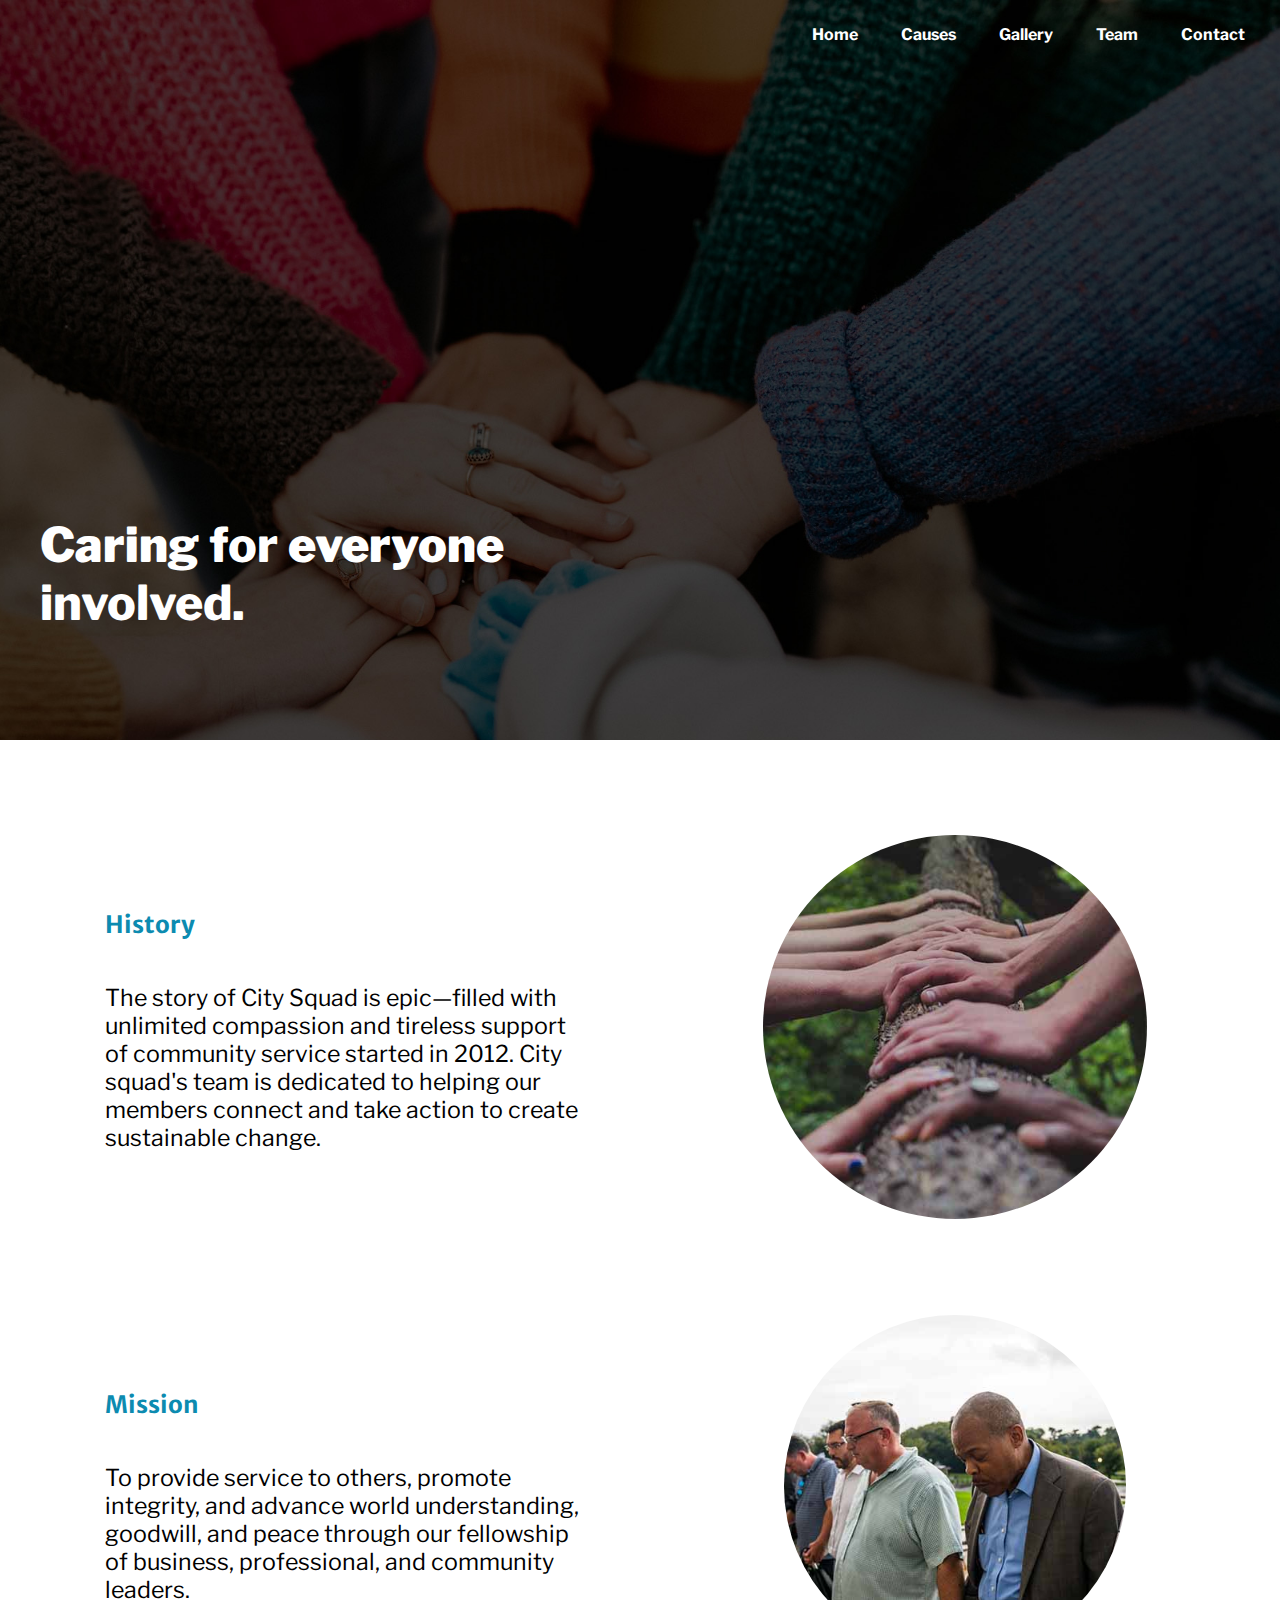
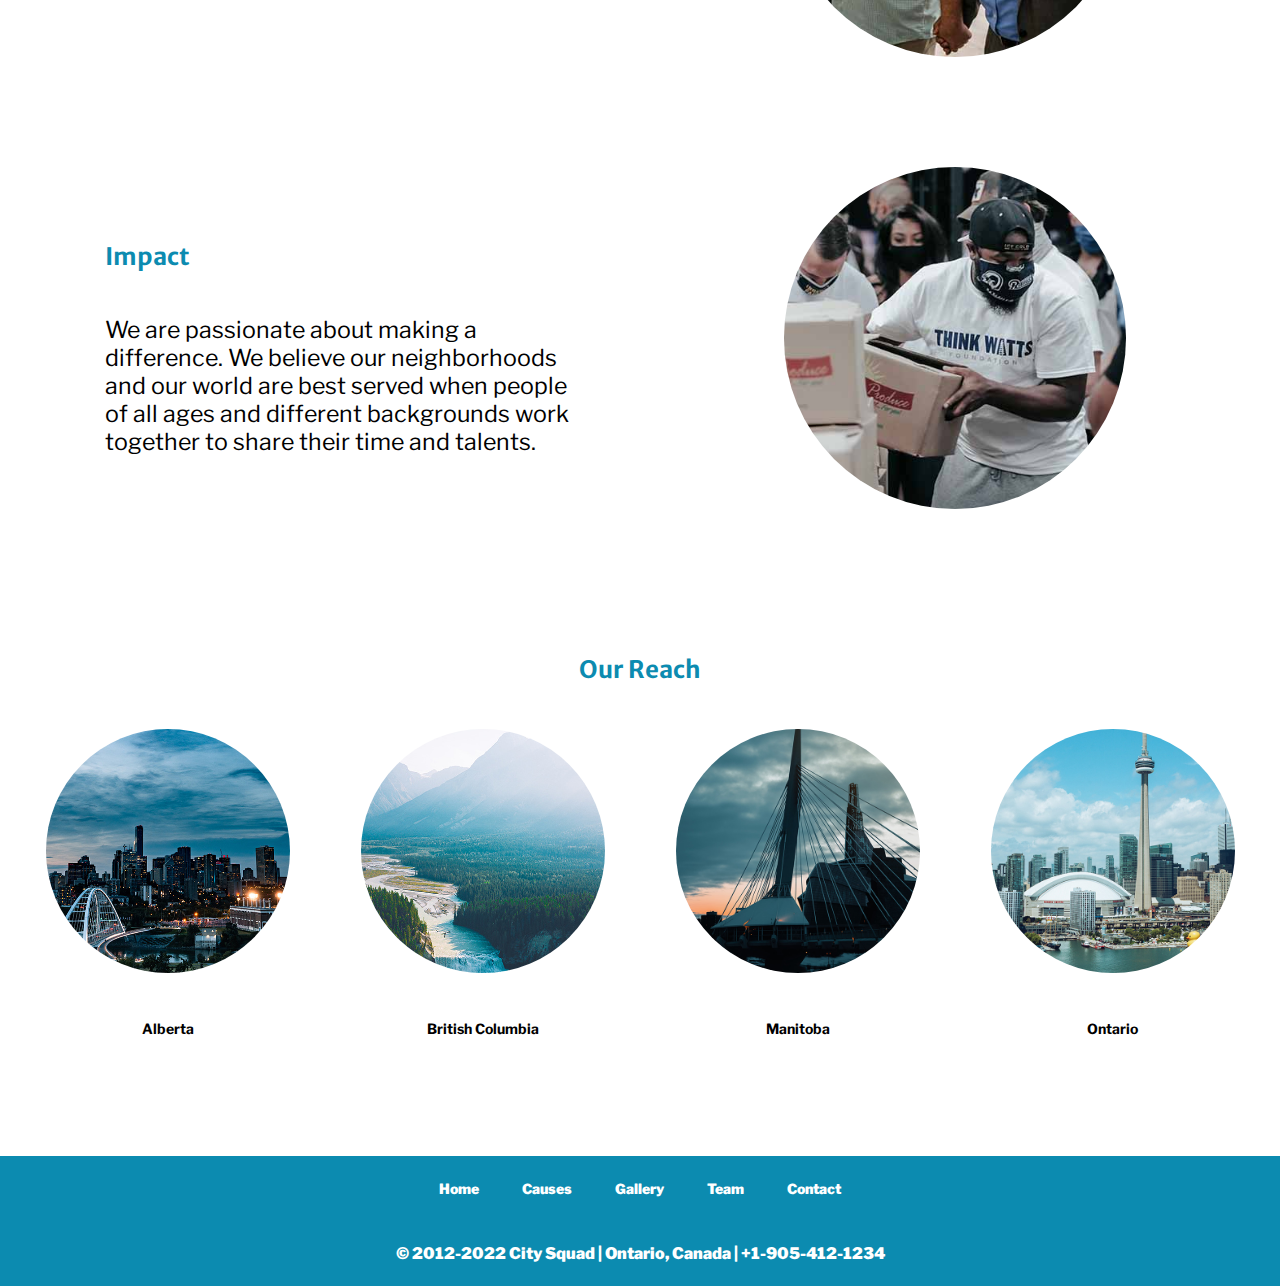
<file: index.html>
<!DOCTYPE html>
<html>

<head>
  <meta charset="utf-8">
  <meta name="viewport" content="width=device-width">
  <title>City Squad</title>
  <link href="design.css" rel="stylesheet" type="text/css" />
  <link rel="preconnect" href="https://fonts.googleapis.com">
  <link rel="preconnect" href="https://fonts.gstatic.com" crossorigin>
  <link
    href="https://fonts.googleapis.com/css2?family=Libre+Franklin:wght@100&family=Merriweather+Sans:wght@500&display=swap"
    rel="stylesheet">
</head>

<body>
  <div class="featured">
    <nav>
      <input type="checkbox" id="checkbox_toggle" />
      <label for="checkbox_toggle" class="hamburger">&#9776;</label>
      <div class="menu">
        <ul class="navigation">
          <li><a href="index.html" class="currentPage navbar">Home</a></li>
          <li><a href="causes.html" class="navbar">Causes</a></li>
          <li><a href="gallery.html" class="navbar">Gallery</a></li>
          <li><a href="team.html" class="navbar">Team</a></li>
          <li><a href="contact.html" class="navbar">Contact</a></li>
        </ul>
      </div>
    </nav>
    <div class="featuredText overlay">
      <p> <strong>Caring</strong> for <strong>everyone</strong> involved.</p>
    </div>
  </div>

  <div class="grid">
    <div class="cell col1 empty-space"> </div>
    <div class="cell col2 md2 paragraph">
      <h3>History</h3>
      <p class="cause">The story of City Squad is epic—filled with unlimited compassion and tireless support of
        community
        service
        started in 2012. City squad's team is dedicated to helping our members connect and take action to create
        sustainable change.</p>
    </div>

    <div class="cell col2 md2 imgTest">
      <img class="homepage rsp" src="imgpage1/history.jpg">
    </div>

    <div class="cell col1 empty-space"> </div>

    <div class="cell col2 md2 paragraph">
      <h3>Mission</h3>
      <p class="cause">To provide service to others, promote integrity, and advance world understanding, goodwill, and
        peace through our
        fellowship of business, professional, and community leaders.</p>
    </div>

    <div class="cell col2 md2 imgTest">
      <img class="homepage rsp" src="imgpage1/mission.jpg">
    </div>

    <div class="cell col1 empty-space"> </div>

    <div class="cell col2 md2 paragraph">
      <h3>Impact</h3>
      <p class="cause">We are passionate about making a difference. We believe our neighborhoods and our world are best
        served when
        people of all ages and different backgrounds work together to share their time and talents.</p>
    </div>

    <div class="cell col2 md2 imgTest">
      <img class="homepage rsp" src="imgpage1/impact.jpg">
    </div>

    <div class="cell col1 empty-space"> </div>

    <div class="cell col1">
      <h3 class="centertext"> Our Reach </h3>
    </div>

    <div class="cell col4 md2 imgTest">
      <img class="homepage rsp" src="imgpage1/alberta.jpg">
      <br></br>
      <p class="tagheader">Alberta</p>
    </div>

    <div class="cell col4 md2 imgTest">
      <img class="homepage rsp" src="imgpage1/bc.jpg">
      <br></br>
      <p class="tagheader">British Columbia</p>
    </div>

    <div class="cell col4 md2 imgTest">
      <img class="homepage rsp" src="imgpage1/manitoba.jpg">
      <br></br>
      <p class="tagheader">Manitoba</p>
    </div>

    <div class="cell col4 md2 imgTest">
      <img class="homepage rsp" src="imgpage1/ontario.jpg">
      <br></br>
      <p class="tagheader">Ontario</p>
    </div>

    <div class="cell col1 empty-space"> </div>
  </div>

  <footer class="footerText">
    <ul>
      <li><a href="index.html" class="currentPage navbar">Home</a></li>
      <li><a href="causes.html" class="navbar">Causes</a></li>
      <li><a href="gallery.html" class="navbar">Gallery</a></li>
      <li><a href="team.html" class="navbar">Team</a></li>
      <li><a href="contact.html" class="navbar">Contact</a></li>
    </ul>
    <p class="copyright">© 2012-2022 City Squad | Ontario, Canada | +1-905-412-1234</p>
  </footer>

</body>

</html>
</file>
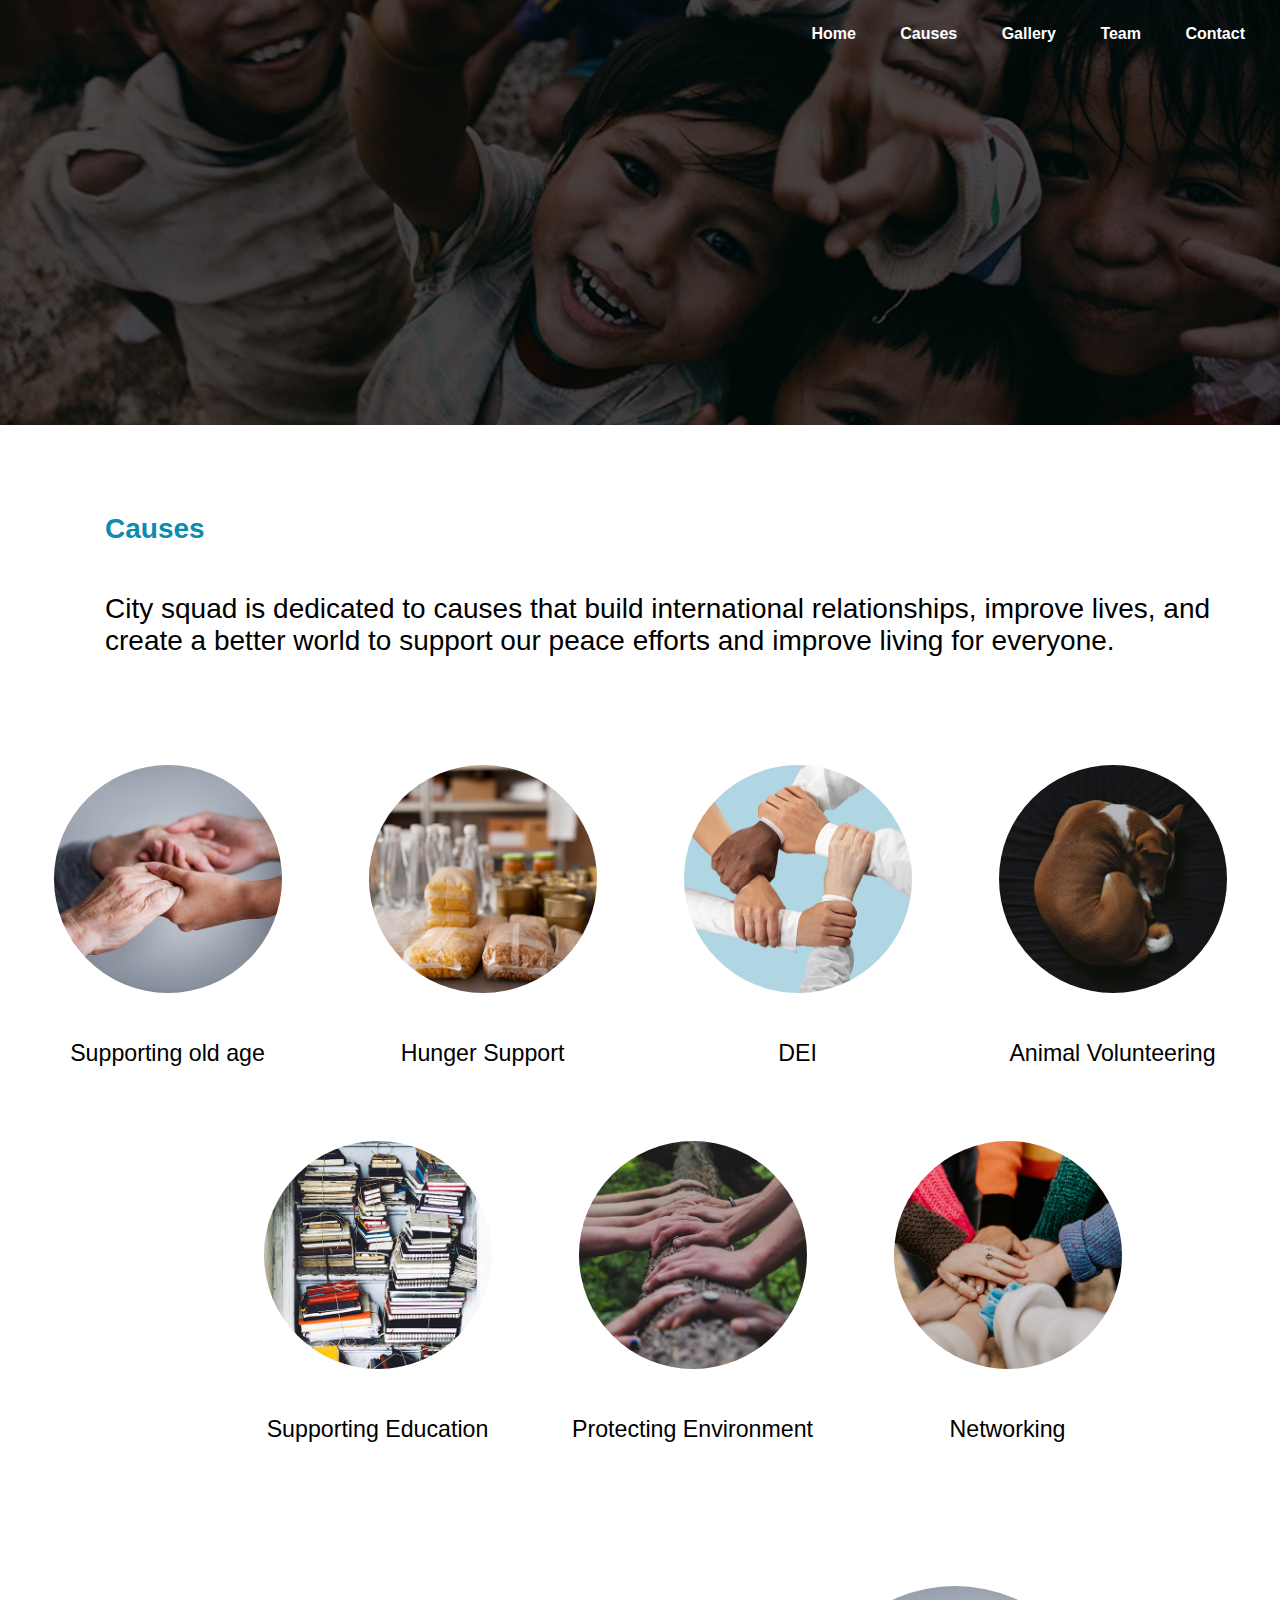
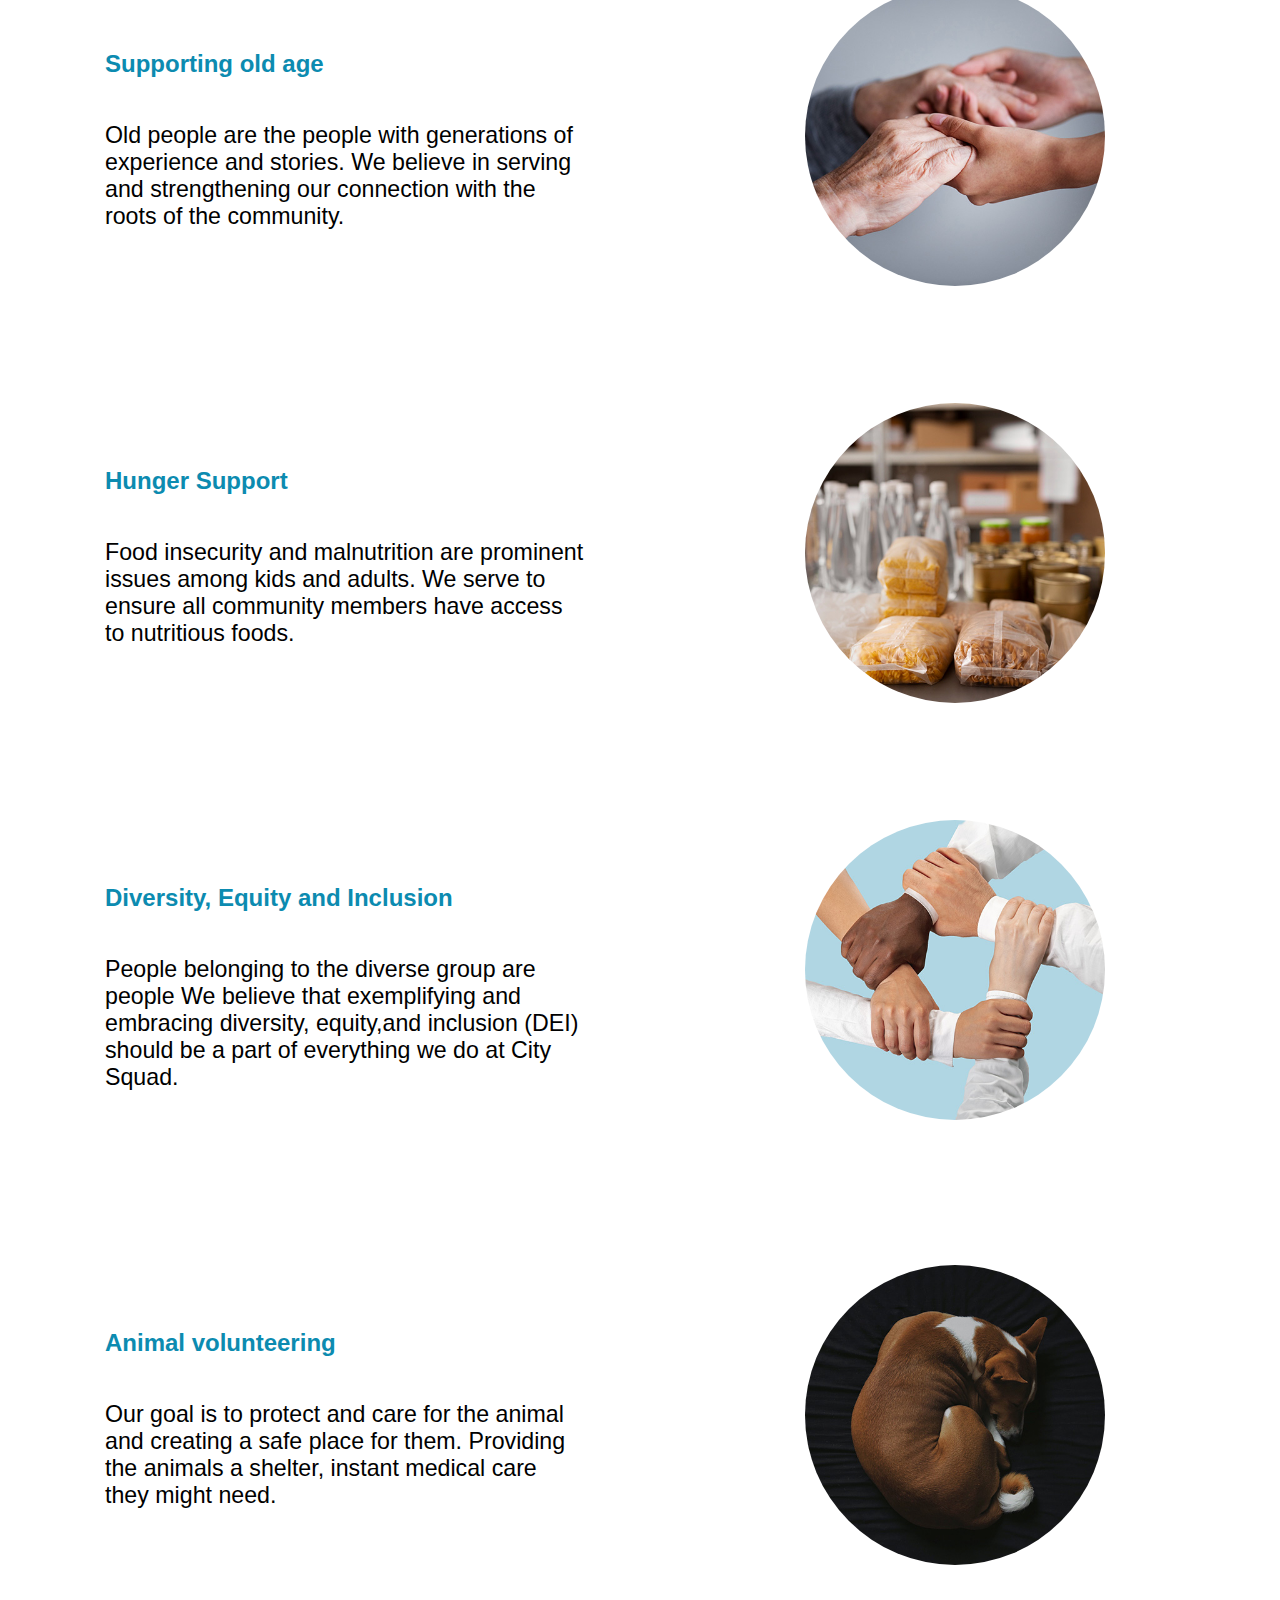
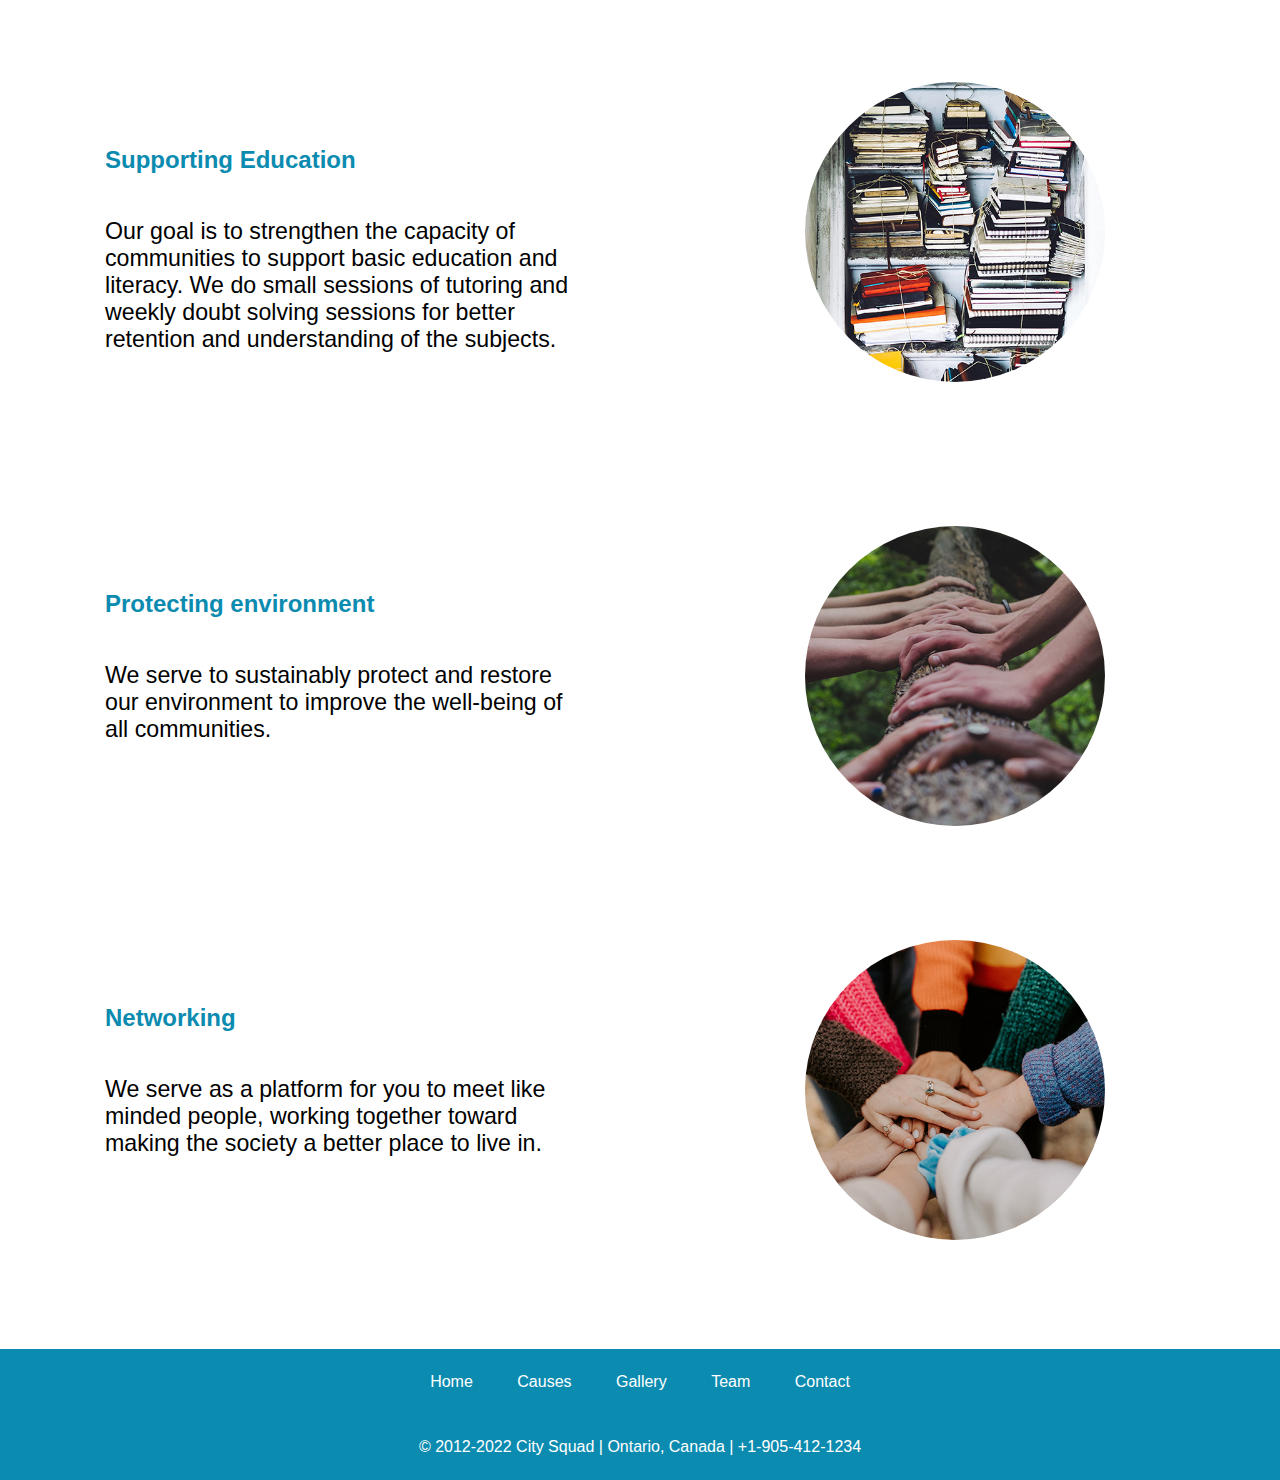
<file: causes.html>
<!DOCTYPE html>
<html>

<head>
  <meta charset="utf-8">
  <meta name="viewport" content="width=device-width">
  <title> City Squad</title>
  <link href="design.css" rel="stylesheet" type="text/css" />
</head>

<body>
  <header>
    <div class="headercauses">
      <nav>
        <input type="checkbox" id="checkbox_toggle" />
        <label for="checkbox_toggle" class="hamburger">&#9776;</label>
        <div class="menu">
          <ul class="navigation">
            <li><a href="index.html" class="currentPage navbar">Home</a></li>
            <li><a href="causes.html" class="navbar">Causes</a></li>
            <li><a href="gallery.html" class="navbar">Gallery</a></li>
            <li><a href="team.html" class="navbar">Team</a></li>
            <li><a href="contact.html" class="navbar">Contact</a></li>
          </ul>
        </div>
      </nav>
    </div>
  </header>

  <div class="grid">
    <div class="cell col1 paragraph">
      <h2>Causes</h2>
      <p class="pageexplain">City squad is dedicated to causes that build international relationships, improve lives,
        and create a better
        world to support our peace efforts and improve living for everyone.</p>
    </div>

    <a href="#supportingold" class="cell col4 md2 causetest">
      <img class="anchor rsp" src="imgpage2/supportingold.jpg">
      <br>
      <p class="cause">Supporting old age</p>
    </a>

    <a href="#hunger" class="cell col4 md2 causetest">
      <img class="anchor rsp" src="imgpage2/hunger.jpg">
      <br>
      <p class="cause">Hunger Support</p>
    </a>

    <a href="#dei" class="cell col4 md2 causetest">
      <img class="anchor rsp" src="imgpage2/dei.jpg">
      <br>
      <!--       <a href="#dei"> -->
      <p class="cause"> DEI </p>
      <!--       </a> -->
    </a>

    <a href="#animalhelp" class="cell col4 md2 causetest">
      <img class="anchor rsp" src="imgpage2/animalhelp.jpg">
      <br>
      <p class="cause">Animal Volunteering</p>
    </a>

    <div class="cell col6"> </div>

    <a href="#supporteducation" class="cell col4 md2 causetest">
      <img class="anchor rsp" src="imgpage2/supporteducation.jpg">
      <br>
      <p class="cause">Supporting Education</p>
    </a>

    <a href="#protectenvironment" class="cell col4 md2 causetest">
      <img class="anchor rsp" src="imgpage2/protectenvironment.jpg">
      <br>
      <!--             <a href="#protectenvironment"> -->
      <p class="cause">Protecting Environment</p>
      <!--       </a> -->
    </a>

    <a href="#networking" class="cell col4 md2 causetest">
      <img class="anchor rsp" src="imgpage2/networking.jpg">
      <br>
      <!--       <a href="#networking"> -->
      <p class="cause">Networking</p>
      <!--       </a> -->
    </a>

    <div class="cell col12"> </div>

    <div class="cell col1 empty-space"> </div>

    <div class="cell col2 md2 paragraph ">
      <h3 id="supportingold">Supporting old age</h3>
      <p class="cause">Old people are the people with generations of experience and stories. We believe in serving and
        strengthening
        our connection with the roots of the community.</p>
    </div>

    <div class="cell col2 md2 causetest">
      <img src="imgpage2/supportingold.jpg" class="causesmain rsp">
    </div>

    <div class="cell col1 empty-space"> </div>

    <div class="cell col2 md2 paragraph">
      <h3 id="hunger">Hunger Support</h3>
      <p class="cause">Food insecurity and malnutrition are prominent issues among kids and adults. We serve to ensure
        all community
        members have access to nutritious foods.</p>
    </div>

    <div class="cell col2 md2 causetest">
      <img src="imgpage2/hunger.jpg" class="causesmain rsp">
    </div>

    <div class="cell col1 empty-space"> </div>

    <div class="cell col2 md2 paragraph">
      <h3 id="dei">Diversity, Equity and Inclusion</h3>
      <p class="cause">People belonging to the diverse group are people We believe that exemplifying and embracing
        diversity,
        equity,and inclusion (DEI) should be a part of everything we do at City Squad.</p>
    </div>

    <div class="cell col2 md2 causetest">
      <img src="imgpage2/dei.jpg" class="causesmain rsp">
    </div>

    <div class="cell col1 empty-space"> </div>

    <div class="cell col2 md2 paragraph">
      <h3 id="animalhelp">Animal volunteering</h3>
      <p class="cause">Our goal is to protect and care for the animal and creating a safe place for them. Providing the
        animals a
        shelter, instant medical care they might need.</p>
    </div>

    <div class="cell col2 md2 causetest">
      <img src="imgpage2/animalhelp.jpg" class="causesmain rsp">
    </div>

    <div class="cell col1 empty-space"> </div>

    <div class="cell col2 md2 paragraph">
      <h3 id="supporteducation">Supporting Education</h3>
      <p class="cause">Our goal is to strengthen the capacity of communities to support basic education and literacy. We
        do small
        sessions of tutoring and weekly doubt solving sessions for better retention and understanding of the subjects.
      </p>
    </div>

    <div class="cell col2 md2 causetest">
      <img src="imgpage2/supporteducation.jpg" class="causesmain rsp">
    </div>

    <div class="cell col1 empty-space"> </div>

    <div class="cell col2 md2 paragraph">
      <h3 id="protectenvironment">Protecting environment</h3>
      <p class="cause">We serve to sustainably protect and restore our environment to improve the well-being of all
        communities.</p>
    </div>

    <div class="cell col2 md2 causetest">
      <img src="imgpage2/protectenvironment.jpg" class="causesmain rsp">
    </div>

    <div class="cell col1 empty-space"> </div>

    <div class="cell col2 md2 paragraph">
      <h3 id="networking">Networking</h3>
      <p class="cause">We serve as a platform for you to meet like minded people, working together toward making the
        society a better
        place to live in.</p>
    </div>

    <div class="cell col2 md2 causetest">
      <img src="imgpage2/networking.jpg" class="causesmain rsp">
    </div>

    <div class="cell col1 empty-space"> </div>
  </div>

  <footer>
    <ul>
      <li><a href="index.html" class="currentPage navbar">Home</a></li>
      <li><a href="causes.html" class="navbar">Causes</a></li>
      <li><a href="gallery.html" class="navbar">Gallery</a></li>
      <li><a href="team.html" class="navbar">Team</a></li>
      <li><a href="contact.html" class="navbar">Contact</a></li>
    </ul>
    <p class="copyright">© 2012-2022 City Squad | Ontario, Canada | +1-905-412-1234</p>
  </footer>
</body>

</html>
</file>
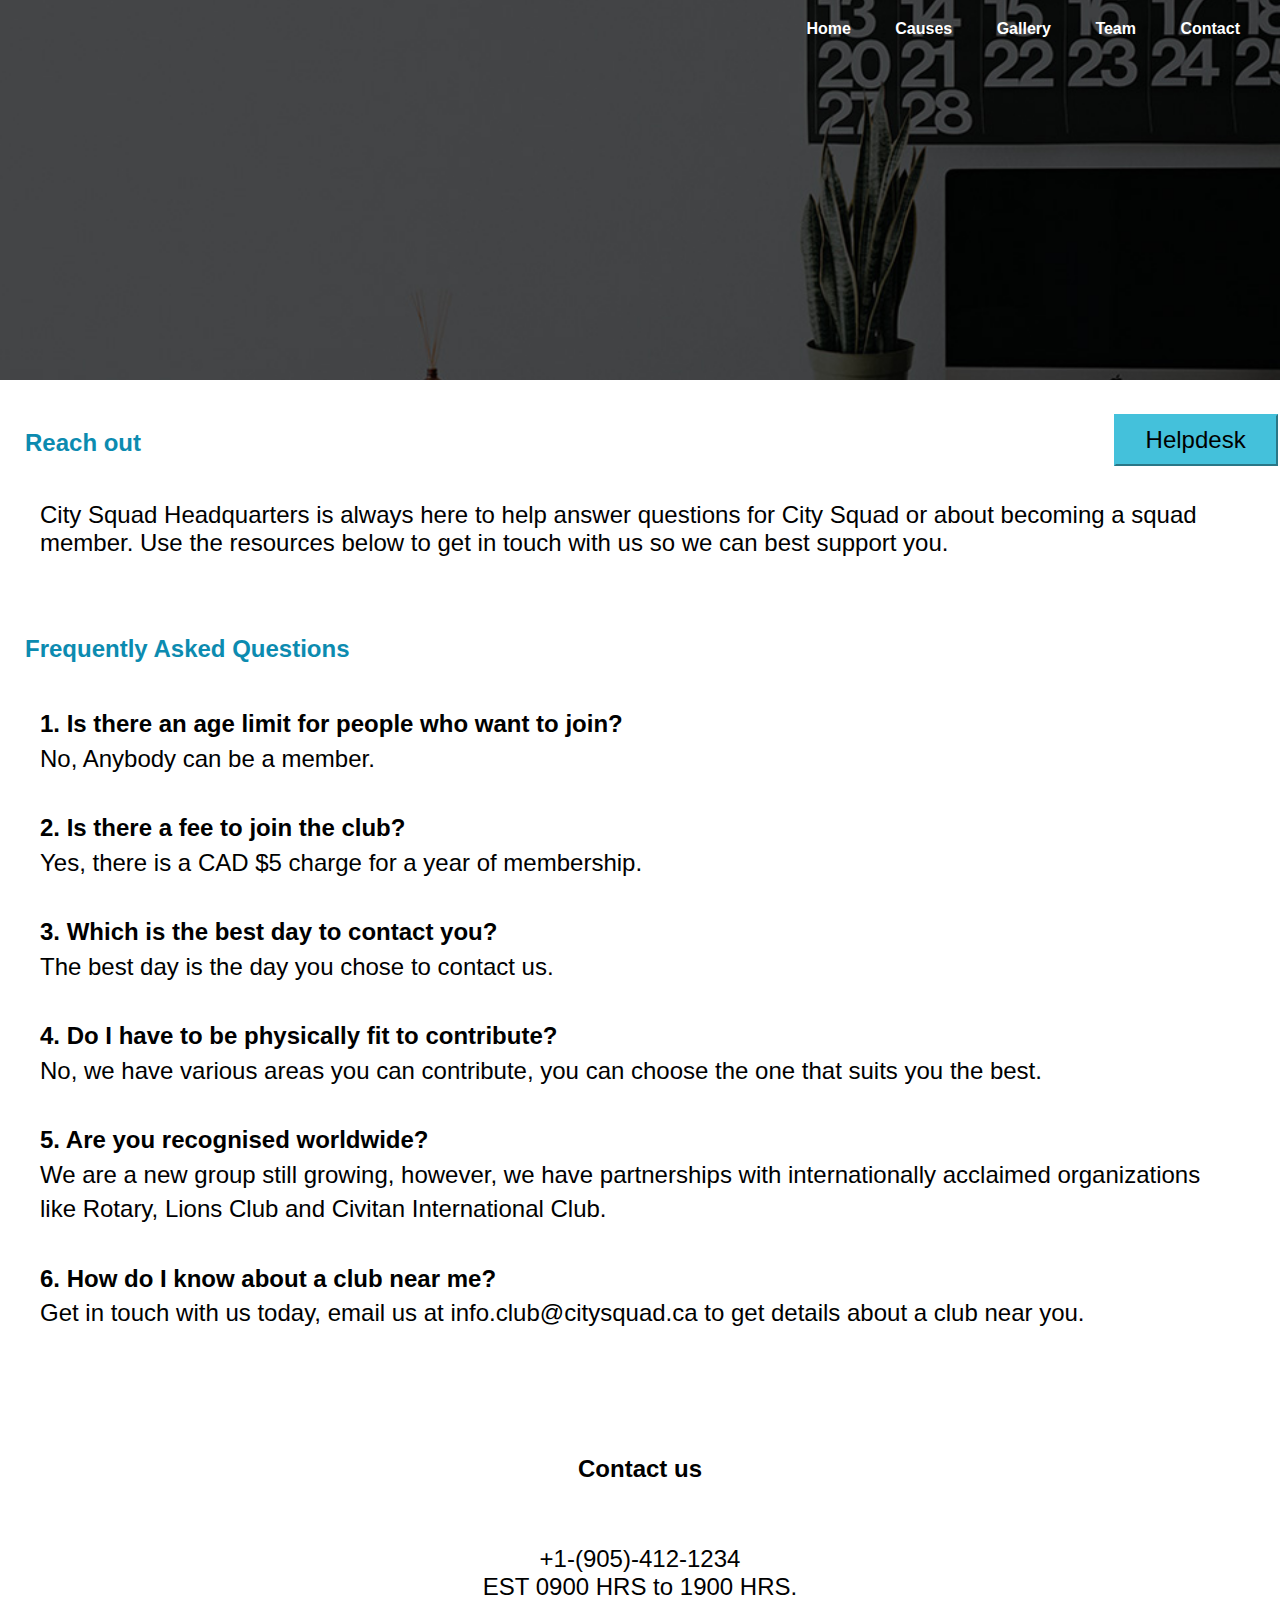
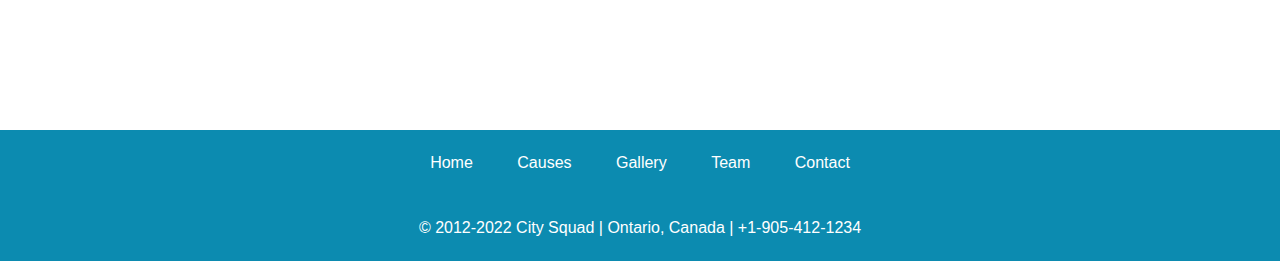
<file: contact.html>
<!DOCTYPE html>
<html>

<head>
  <meta charset="utf-8">
  <meta name="viewport" content="width=device-width">
  <title>City Squad</title>
  <link href="design.css" rel="stylesheet" type="text/css" />
</head>

<body>
  <header>
    <div class="headercontactus">
      <nav>
        <input type="checkbox" id="checkbox_toggle" />
        <label for="checkbox_toggle" class="hamburger">&#9776;</label>
        <div class="menu">
          <ul class="navigationHelpdesk">
            <li><a href="index.html" class="currentPage navbar">Home</a></li>
            <li><a href="causes.html" class="navbar">Causes</a></li>
            <li><a href="gallery.html" class="navbar">Gallery</a></li>
            <li><a href="team.html" class="navbar">Team</a></li>
            <li><a href="contact.html" class="navbar">Contact</a></li>
          </ul>
        </div>
      </nav>
    </div>
  </header>

  <div class="grid">
    <div class="cell col1">
      <h3>Reach out</h3>
      <p class="bodyText">City Squad Headquarters is always here to help answer questions for City Squad or about
        becoming a squad
        member. Use the resources below to get in touch with us so we can best support you.</p>
    </div>


    <div class="cell col1">
      <h3> Frequently Asked Questions</h3>
      <div class="faqs">
        <p class="bodyText">
          <strong>1. Is there an age limit for people who want to join?</strong>
          <br> No, Anybody can be a member.
          <br>
          <br><strong>2. Is there a fee to join the club?</strong>
          <br>Yes, there is a CAD $5 charge for a year of membership.
          <br>
          <br><strong>3. Which is the best day to contact you?</strong>
          <br> The best day is the day you chose to contact us.
          <br>
          <br><strong>4. Do I have to be physically fit to contribute? </strong>
          <br> No, we have various areas you can contribute, you can choose the one that suits you the best.
          <br>
          <br><strong>5. Are you recognised worldwide? </strong>
          <br> We are a new group still growing, however, we have partnerships with internationally acclaimed
          organizations like Rotary, Lions Club and Civitan International Club.
          <br>
          <br><strong>6. How do I know about a club near me?</strong>
          <br> Get in touch with us today, email us at info.club@citysquad.ca to get details about a club near you.
        </p>
      </div>
    </div>

    <div class="cell col1 empty-space"> </div>

    <div class="cell col1">
      <div class="contactus" <h4><strong>Contact us</strong></h4>
        <p>
          <br> +1-(905)-412-1234
          <br> EST 0900 HRS to 1900 HRS.
        </p>
      </div>
    </div>
    <div class="cell col1 empty-space">
      <a href="helpdesk.html">
        <button class="helpdeskButton"> Helpdesk </button>
      </a>

    </div>
  </div>

  <footer>
    <ul>
      <li><a href="index.html" class="currentPage navbar">Home</a></li>
      <li><a href="causes.html" class="navbar">Causes</a></li>
      <li><a href="gallery.html" class="navbar">Gallery</a></li>
      <li><a href="team.html" class="navbar">Team</a></li>
      <li><a href="contact.html" class="navbar">Contact</a></li>
    </ul>
    <p class="copyright">© 2012-2022 City Squad | Ontario, Canada | +1-905-412-1234</p>
  </footer>
</body>

</html>
</file>
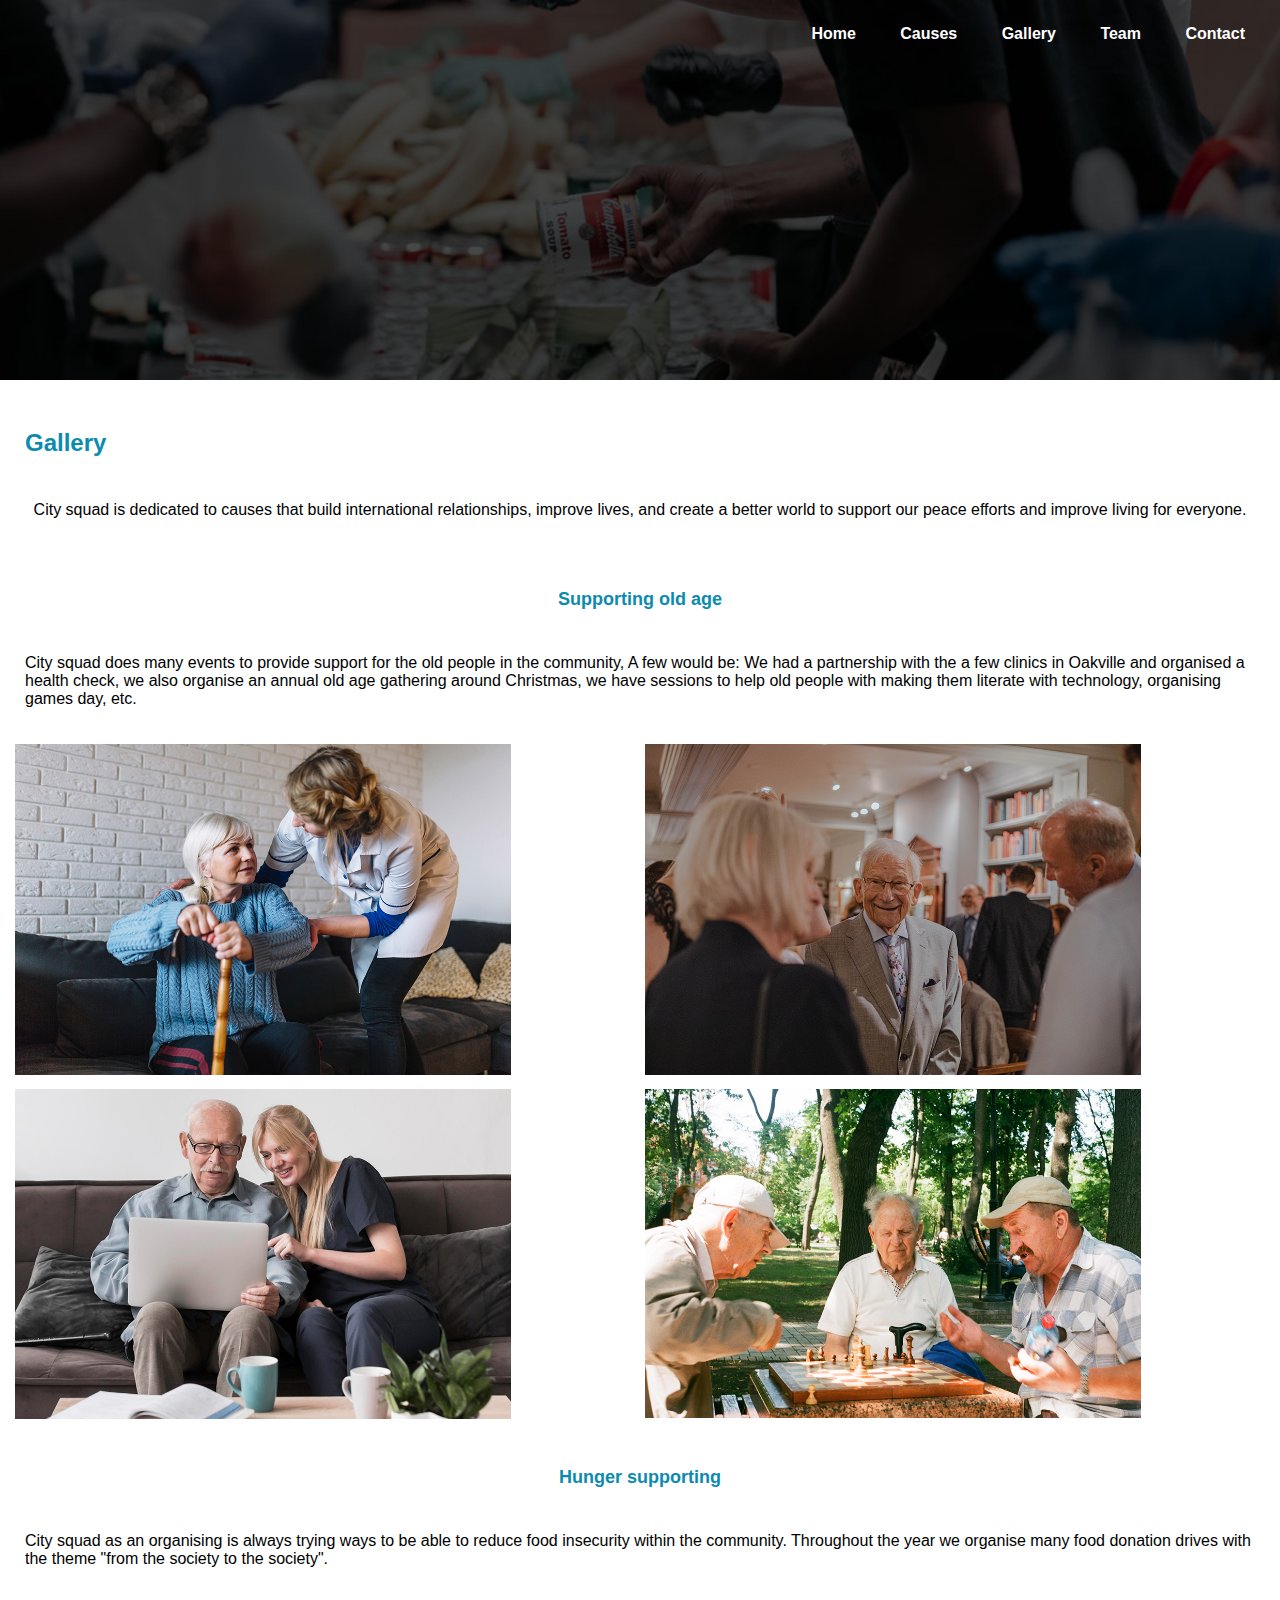
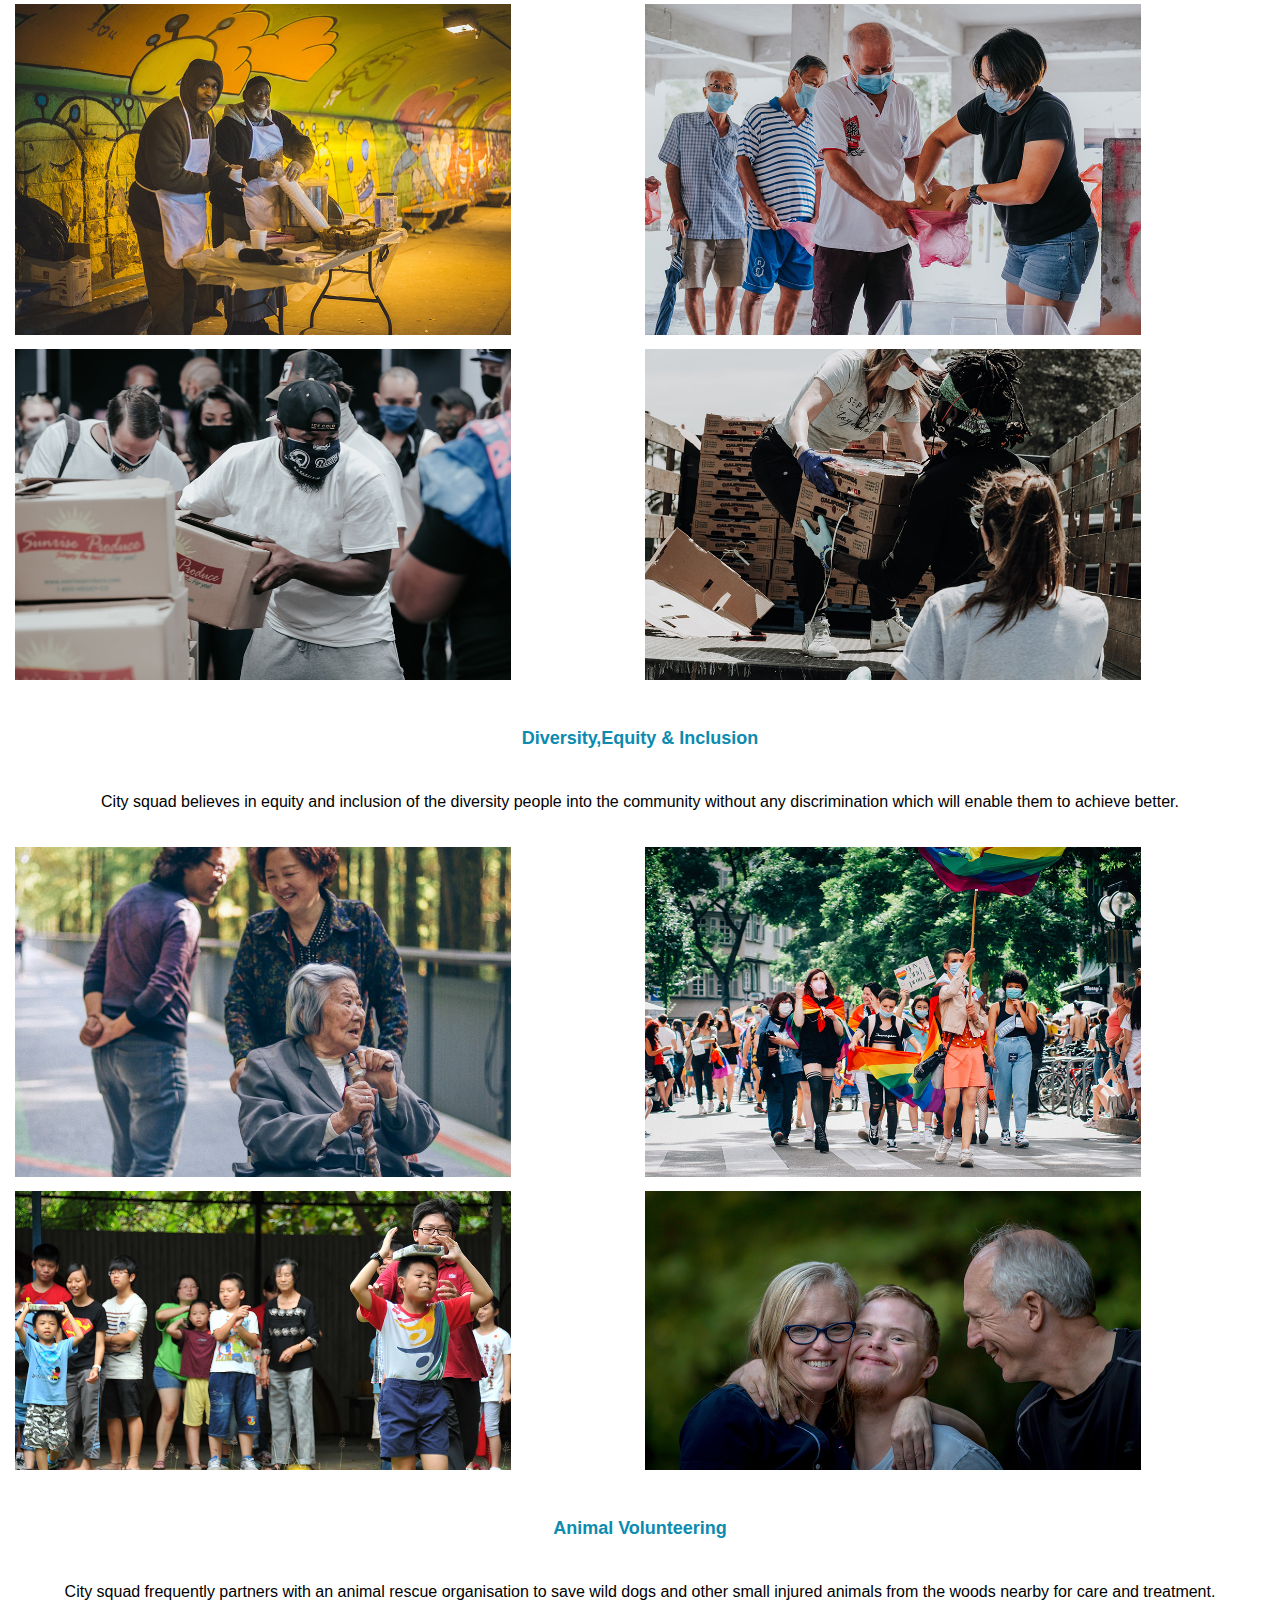
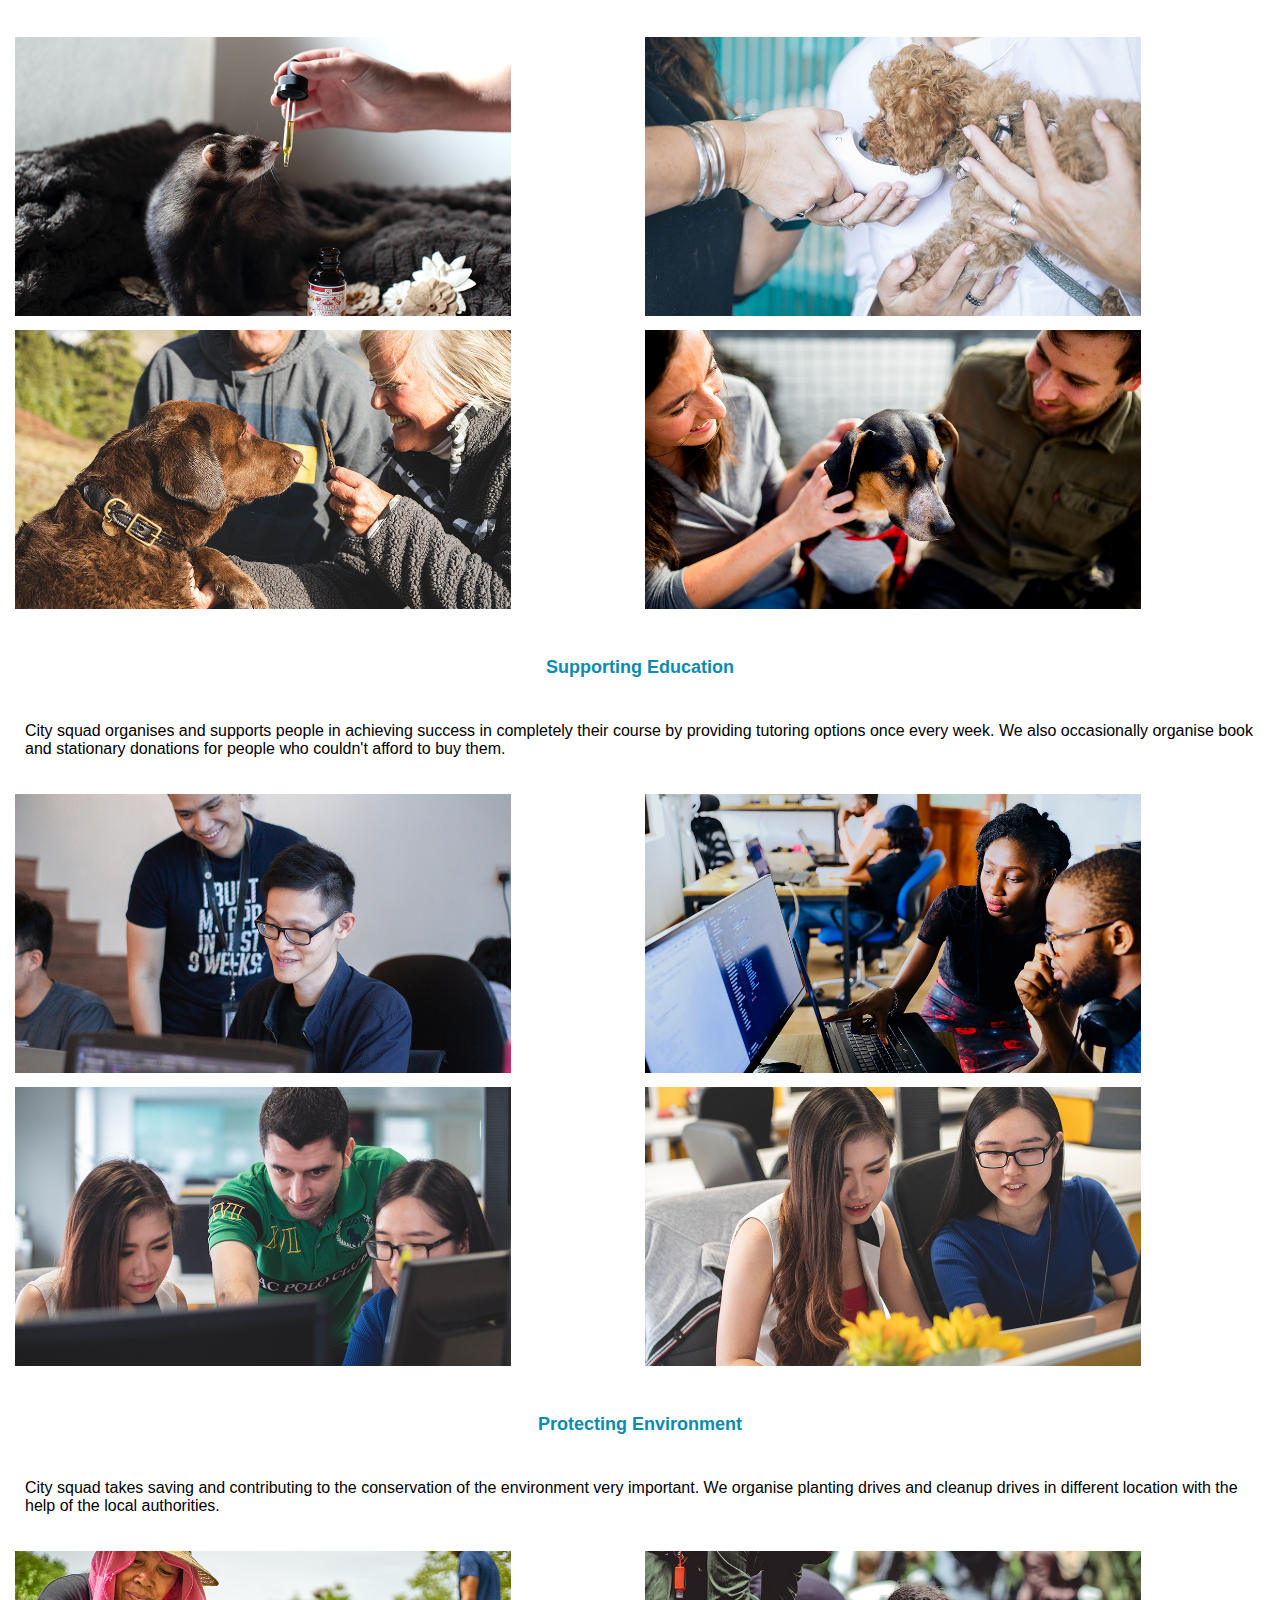
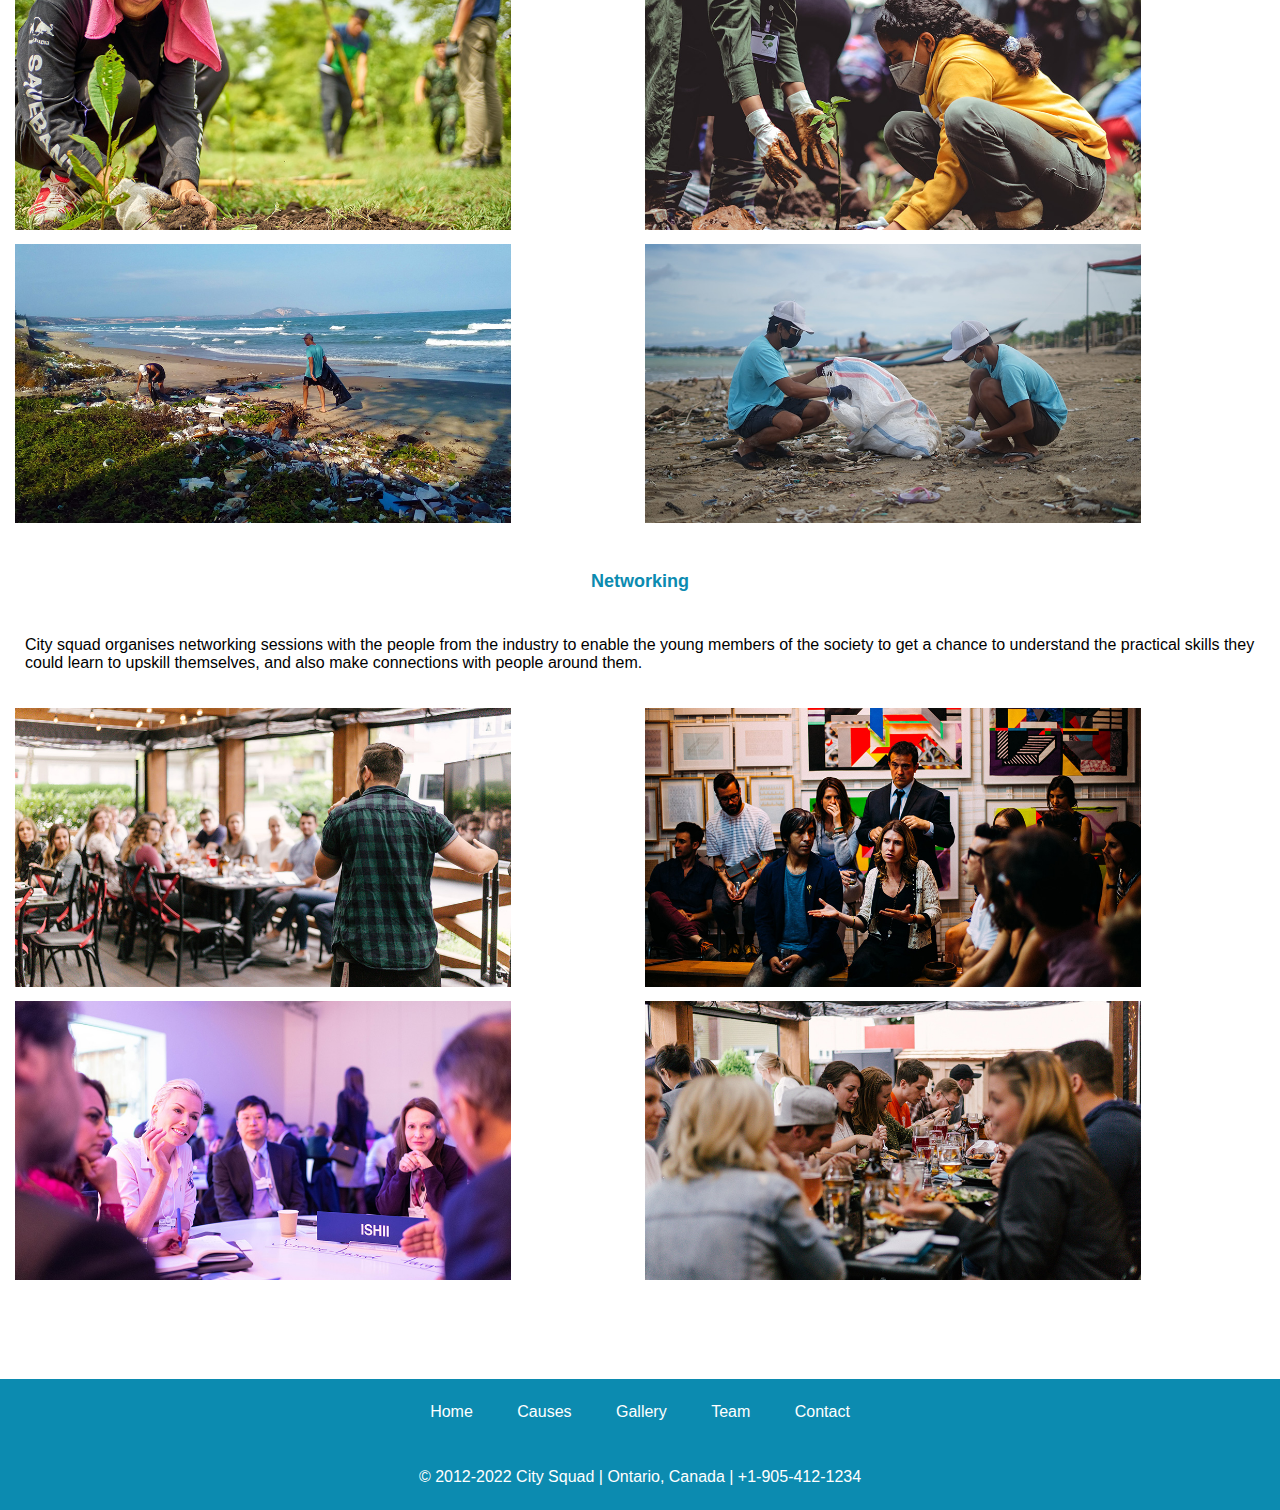
<file: gallery.html>
<!DOCTYPE html>
<html>

<head>
  <meta charset="utf-8">
  <meta name="viewport" content="width=device-width">
  <title>City Squad</title>
  <link href="design.css" rel="stylesheet" type="text/css" />
</head>

<body>
  <header>
    <div class="headergallery">
      <nav>
        <input type="checkbox" id="checkbox_toggle" />
        <label for="checkbox_toggle" class="hamburger">&#9776;</label>
        <div class="menu">
          <ul class="navigation">
            <li><a href="index.html" class="currentPage navbar">Home</a></li>
            <li><a href="causes.html" class="navbar">Causes</a></li>
            <li><a href="gallery.html" class="navbar">Gallery</a></li>
            <li><a href="team.html" class="navbar">Team</a></li>
            <li><a href="contact.html" class="navbar">Contact</a></li>
          </ul>
        </div>
      </nav>
    </div>
  </header>

  <div class="grid">
    <div class="cell col1 md1">
      <h3>Gallery</h3>
      <p>City squad is dedicated to causes that build international relationships, improve lives, and create a better
        world to support our peace efforts and improve living for everyone.</p>
    </div>

    <div class="cell col1 md1">
      <h4>Supporting old age</h4>
      <p>City squad does many events to provide support for the old people in the community, A few would be: We had a
        partnership with the a few clinics in Oakville and organised a health check, we also organise an annual old age
        gathering around Christmas, we have sessions to help old people with making them literate with technology,
        organising games day, etc.</p>
    </div>

    <div class="cell col2 md2">
      <img src="imgpage3/supportingold_1.jpg" class="rsp">
    </div>

    <div class="cell col2 md2">
      <img src="imgpage3/supportingold_2.jpg" class="rsp">
    </div>

    <div class="cell col2 md2">
      <img src="imgpage3/supportingold_3.jpg" class="rsp">
    </div>

    <div class="cell col2 md2">
      <img src="imgpage3/supportingold_4.jpg" class="rsp">
    </div>


    <div class="cell col1 md1">
      <h4>Hunger supporting</h4>
      <p>City squad as an organising is always trying ways to be able to reduce food insecurity within the community.
        Throughout the year we organise many food donation drives with the theme "from the society to the society".</p>
    </div>

    <div class="cell col2 md2">
      <img src="imgpage3/hunger_1.jpg" class="rsp">
    </div>

    <div class="cell col2 md2">
      <img src="imgpage3/hunger_2.jpg" class="rsp">
    </div>

    <div class="cell col2 md2">
      <img src="imgpage3/hunger_3.jpg" class="rsp">
    </div>

    <div class="cell col2 md2">
      <img src="imgpage3/hunger_4.jpg" class="rsp">
    </div>


    <div class="cell col1 md1">
      <h4>Diversity,Equity & Inclusion</h4>
      <p>City squad believes in equity and inclusion of the diversity people into the community without any
        discrimination which will enable them to achieve better.</p>
    </div>

    <div class="cell col2 md2">
      <img class="rsp galTest" src="imgpage3/dei_1.jpg">
    </div>

    <div class="cell col2 md2">
      <img src="imgpage3/dei_2.jpg" class="rsp galtest">
    </div>

    <div class="cell col2 md2">
      <img src="imgpage3/dei_3.jpg" class="rsp galTest">
    </div>

    <div class="cell col2 md2">
      <img src="imgpage3/dei_4.jpg" class="rsp galtest">
    </div>


    <div class="cell col1 md1">
      <h4>Animal Volunteering</h4>
      <p>City squad frequently partners with an animal rescue organisation to save wild dogs and other small injured
        animals from the woods nearby for care and treatment.</p>
    </div>

    <div class="cell col2 md2">
      <img src="imgpage3/animalhelp_1.jpg" class="rsp galTest">
    </div>

    <div class="cell col2 md2">
      <img src="imgpage3/animalhelp_2.jpg" class="rsp galtest">
    </div>
    <div class="cell col2 md2">
      <img src="imgpage3/animalhelp_3.jpg" class="rsp galTest">
    </div>

    <div class="cell col2 md2">
      <img src="imgpage3/animalhelp_4.jpg" class="rsp galtest">
    </div>

    <div class="cell col1 md1">
      <h4>Supporting Education</h4>
      <p>City squad organises and supports people in achieving success in completely their course by providing tutoring
        options once every week. We also occasionally organise book and stationary donations for people who couldn't
        afford to buy them.</p>
    </div>

    <div class="cell col2 md2">
      <img src="imgpage3/supportingeducation_1.jpg" class="rsp galTest">
    </div>
    <div class="cell col2 md2">
      <img src="imgpage3/supportingeducation_2.jpg" class="rsp galtest">
    </div>

    <div class="cell col2 md2">
      <img src="imgpage3/supportingeducation_3.jpg" class="rsp galTest">
    </div>

    <div class="cell col2 md2">
      <img src="imgpage3/supportingeducation_4.jpg" class="rsp galtest">
    </div>


    <div class="cell col1 md1">
      <h4>Protecting Environment </h4>
      <p>City squad takes saving and contributing to the conservation of the environment very important. We organise
        planting drives and cleanup drives in different location with the help of the local authorities.</p>
    </div>

    <div class="cell col2 md2">
      <img src="imgpage3/protectingenv_1.jpg" class="rsp galTest">
    </div>

    <div class="cell col2 md2">
      <img src="imgpage3/protectingenv_2.jpg" class="rsp galtest">
    </div>

    <div class="cell col2 md2">
      <img src="imgpage3/protectingenv_3.jpg" class="rsp galTest">
    </div>

    <div class="cell col2 md2">
      <img src="imgpage3/protectingenv_4.jpg" class="rsp galtest">
    </div>


    <div class="cell col1 md1">
      <h4>Networking</h4>
      <p>City squad organises networking sessions with the people from the industry to enable the young members of the
        society to get a chance to understand the practical skills they could learn to upskill themselves, and also make
        connections with people around them.</p>
    </div>

    <div class="cell col2 md2">
      <img src="imgpage3/networking_1.jpg" class="rsp galTest">
    </div>

    <div class="cell col2 md2">
      <img src="imgpage3/networking_2.jpg" class="rsp galtest">
    </div>

    <div class="cell col2 md2">
      <img src="imgpage3/networking_3.jpg" class="rsp galTest">
    </div>

    <div class="cell col2 md2">
      <img src="imgpage3/networking_4.jpg" class="rsp galtest">
    </div>

    <div class="cell col1 empty-space"></div>
  </div>

  <footer>
    <ul>
      <li><a href="index.html" class="currentPage navbar">Home</a></li>
      <li><a href="causes.html" class="navbar">Causes</a></li>
      <li><a href="gallery.html" class="navbar">Gallery</a></li>
      <li><a href="team.html" class="navbar">Team</a></li>
      <li><a href="contact.html" class="navbar">Contact</a></li>
    </ul>
    <p class="copyright">© 2012-2022 City Squad | Ontario, Canada | +1-905-412-1234</p>
  </footer>
</body>

</html>
</file>
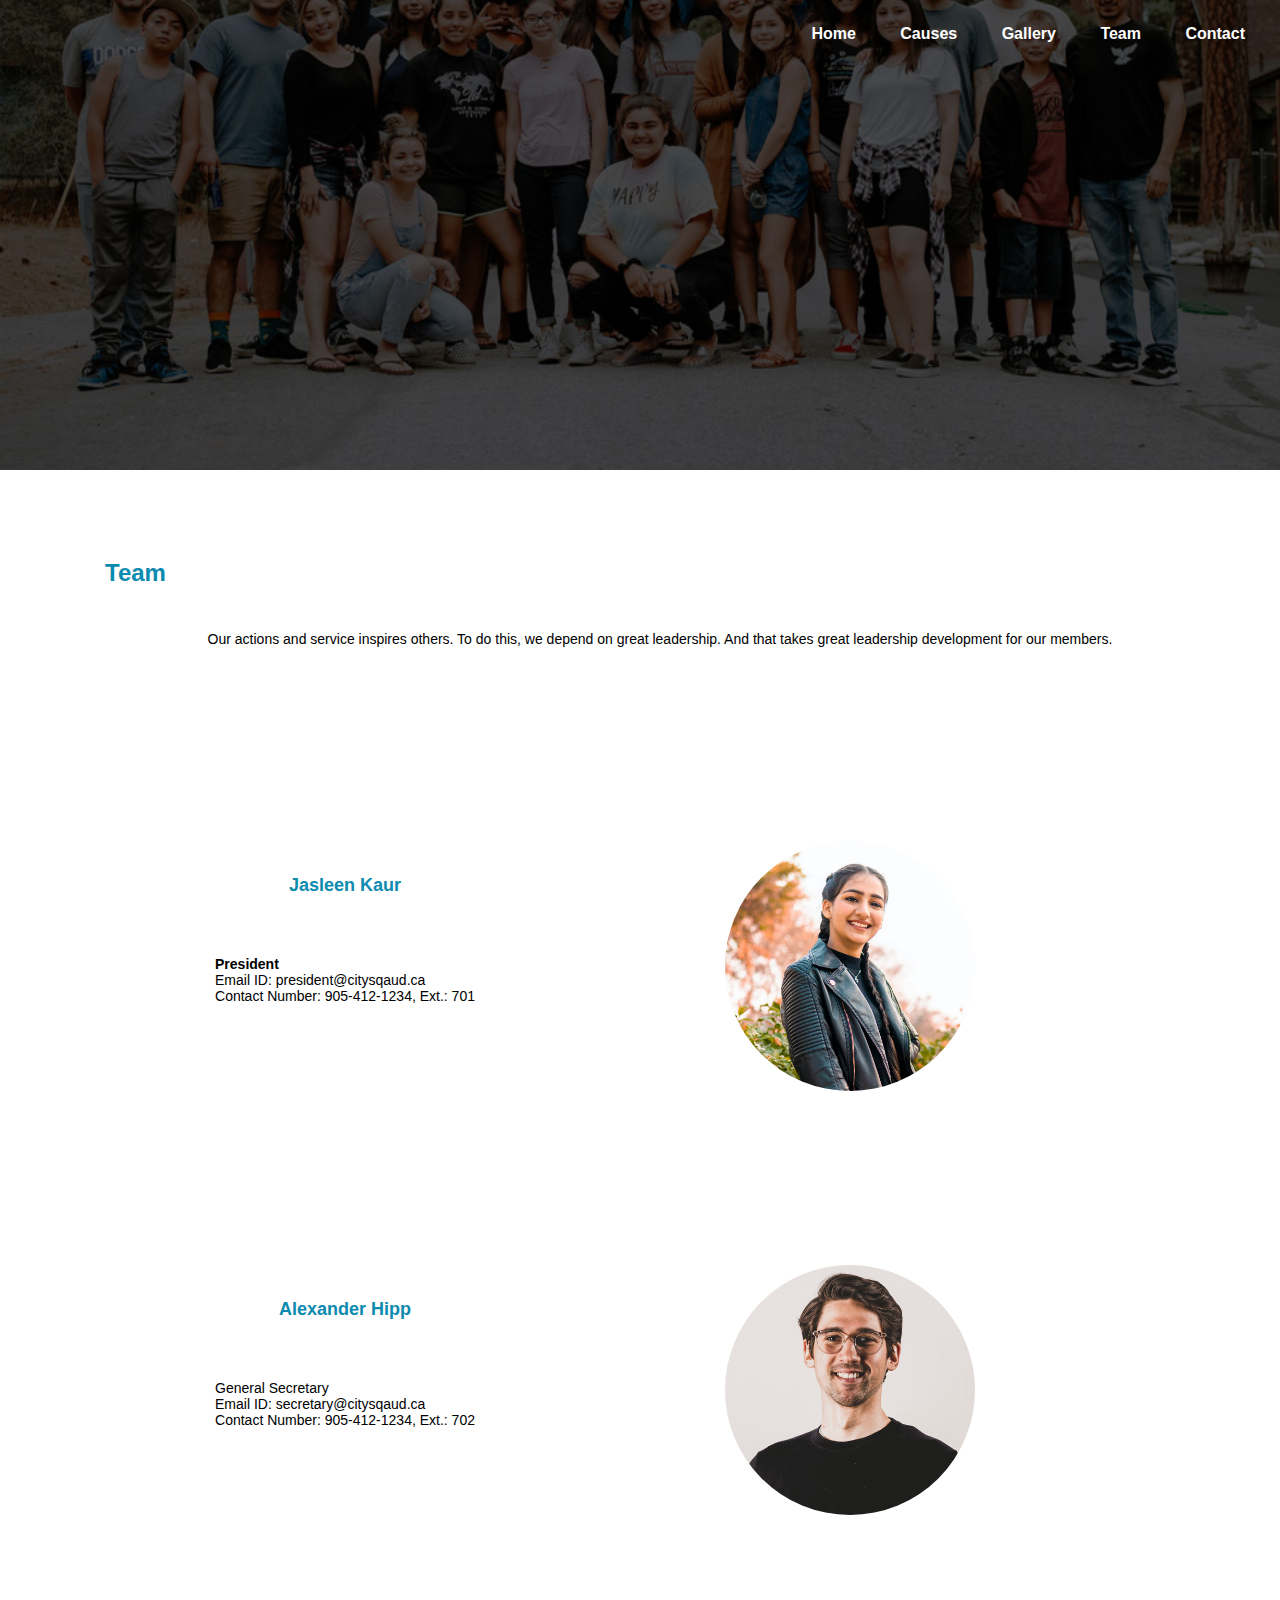
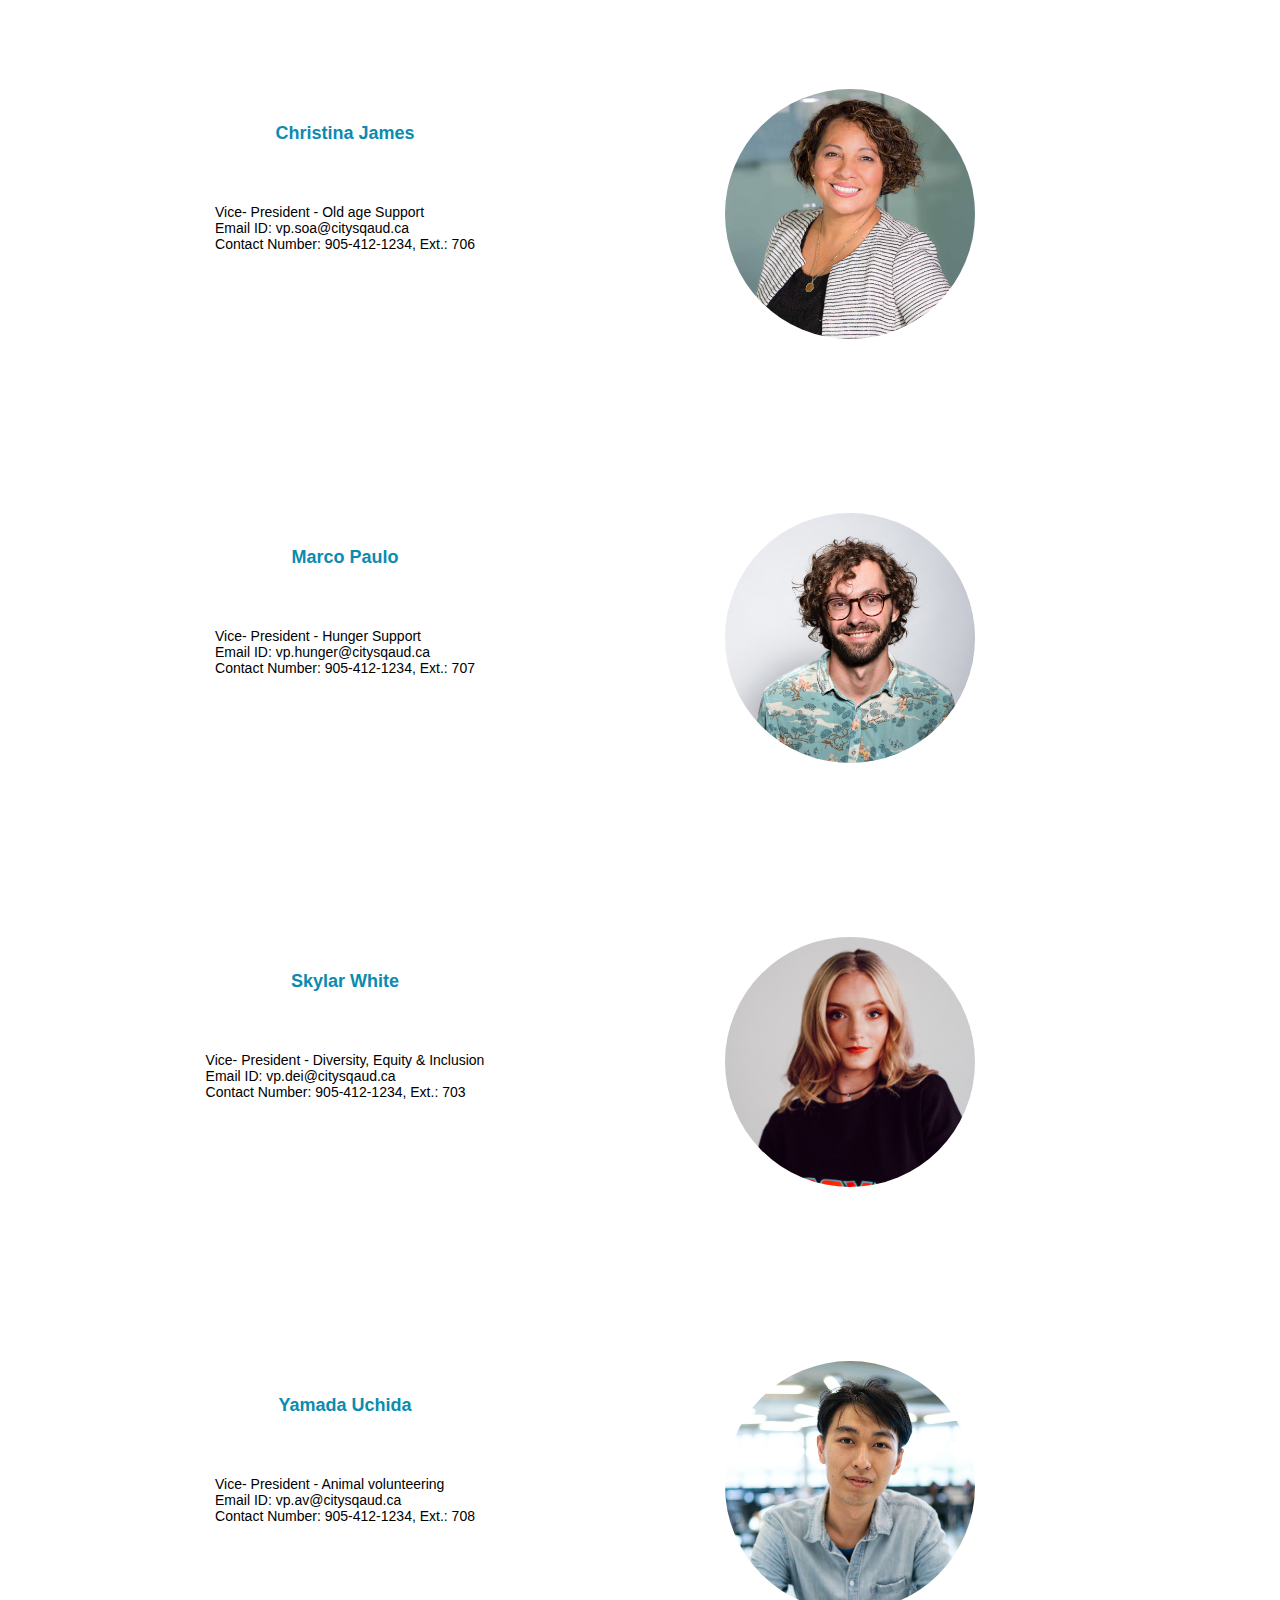
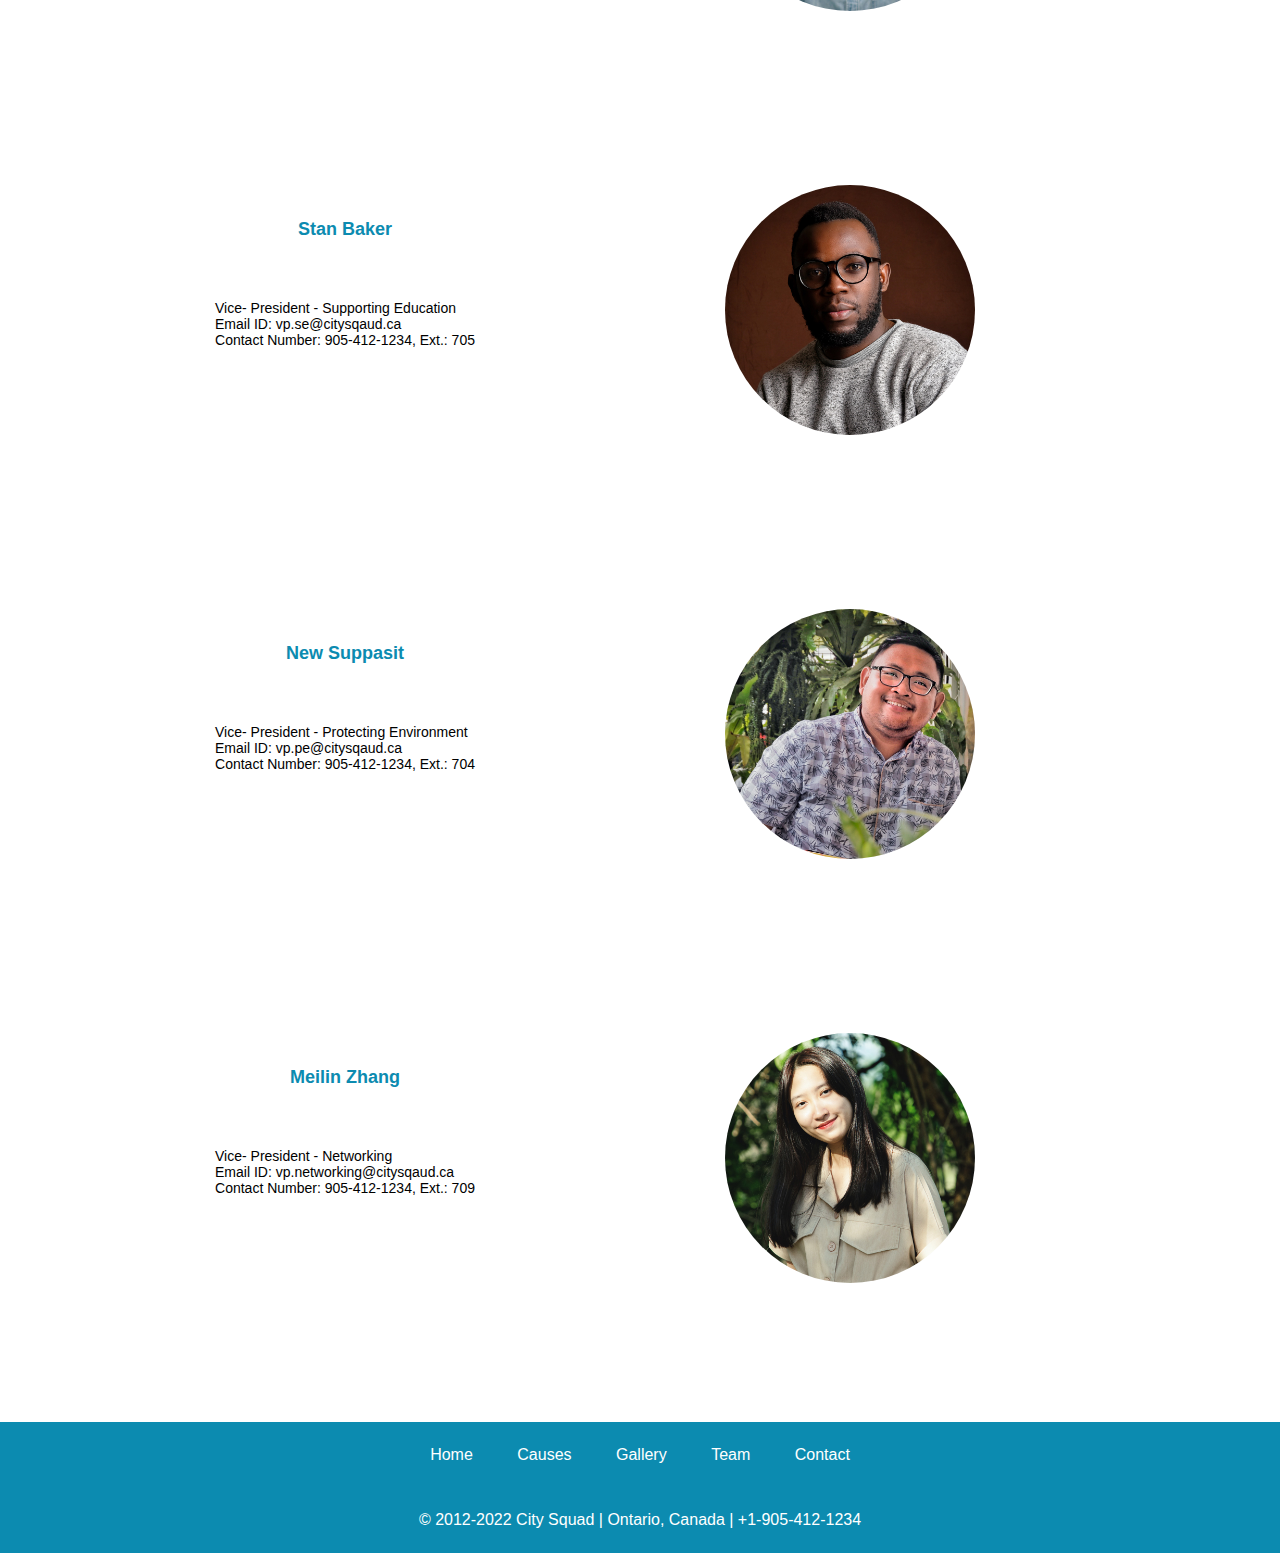
<file: team.html>
<!DOCTYPE html>
<html>

<head>
  <meta charset="utf-8">
  <meta name="viewport" content="width=device-width">
  <title>City Squad</title>
  <link href="design.css" rel="stylesheet" type="text/css" />
</head>

<body>
  <header>
    <div class="headerteam">
      <nav>
        <input type="checkbox" id="checkbox_toggle" />
        <label for="checkbox_toggle" class="hamburger">&#9776;</label>
        <div class="menu">
          <ul class="navigation">
            <li><a href="index.html" class="currentPage navbar">Home</a></li>
            <li><a href="causes.html" class="navbar">Causes</a></li>
            <li><a href="gallery.html" class="navbar">Gallery</a></li>
            <li><a href="team.html" class="navbar">Team</a></li>
            <li><a href="contact.html" class="navbar">Contact</a></li>
          </ul>
        </div>
      </nav>
    </div>
  </header>

  <div class="grid">
    <div class="cell col1 paragraph">
      <h3>Team</h3>
      <p>Our actions and service inspires others. To do this, we depend on great leadership. And that takes great
        leadership development for our members.</p>
    </div>

    <div class="cell col1 empty-space"> </div>

    <div class="cell col2 md2 paragraph">
      <h4>Jasleen Kaur</h4>
      <p>
        <br><strong>President</strong>
        <br>Email ID: president@citysqaud.ca
        <br>Contact Number: 905-412-1234, Ext.: 701
      </p>
    </div>
    <div class="cell col2 md2 paragraph">
      <img src="imgpage4/president.jpg" class="causesmain rsp">
    </div>

    <div class="cell col1 empty-space"> </div>

    <div class="cell col2 md2 paragraph">
      <h4>Alexander Hipp</h4>
      <p>
        <br>General Secretary
        <br>Email ID: secretary@citysqaud.ca
        <br>Contact Number: 905-412-1234, Ext.: 702
      </p>
    </div>
    <div class="cell col2 md2 paragraph">
      <img src="imgpage4/secretary.jpg" class="causesmain rsp">
    </div>

    <div class="cell col1 empty-space"> </div>

    <div class="cell col2 md2 paragraph">
      <h4>Christina James</h4>
      <p>
        <br>Vice- President - Old age Support
        <br>Email ID: vp.soa@citysqaud.ca
        <br>Contact Number: 905-412-1234, Ext.: 706
      </p>
    </div>
    <div class="cell col2 md2 paragraph">
      <img src="imgpage4/vp_supportingold.jpg" class="causesmain rsp">
    </div>

    <div class="cell col1 empty-space"> </div>

    <div class="cell col2 md2 paragraph">
      <h4>Marco Paulo</h4>
      <p>
        <br>Vice- President - Hunger Support
        <br>Email ID: vp.hunger@citysqaud.ca
        <br>Contact Number: 905-412-1234, Ext.: 707
      </p>
    </div>
    <div class="cell col2 md2 paragraph">
      <img src="imgpage4/vp_hunger.jpg" class="causesmain rsp">
    </div>

    <div class="cell col1 empty-space"> </div>

    <div class="cell col2 md2 paragraph">
      <h4>Skylar White</h4>
      <p>
        <br>Vice- President - Diversity, Equity & Inclusion
        <br>Email ID: vp.dei@citysqaud.ca
        <br>Contact Number: 905-412-1234, Ext.: 703
      </p>
    </div>
    <div class="cell col2 md2 paragraph">
      <img src="imgpage4/vp_dei.jpg" class="causesmain rsp">
    </div>

    <div class="cell col1 empty-space"> </div>

    <div class="cell col2 md2 paragraph">
      <h4>Yamada Uchida</h4>
      <p>
        <br>Vice- President - Animal volunteering
        <br>Email ID: vp.av@citysqaud.ca
        <br>Contact Number: 905-412-1234, Ext.: 708
      </p>
    </div>
    <div class="cell col2 md2 paragraph">
      <img src="imgpage4/vp_animalhelp.jpg" class="causesmain rsp">
    </div>

    <div class="cell col1 empty-space"> </div>

    <div class="cell col2 md2 paragraph">
      <h4>Stan Baker</h4>
      <p>
        <br>Vice- President - Supporting Education
        <br>Email ID: vp.se@citysqaud.ca
        <br>Contact Number: 905-412-1234, Ext.: 705
      </p>
    </div>
    <div class="cell col2 md2 paragraph">
      <img src="imgpage4/vp_tutoring.jpg" class="causesmain rsp">
    </div>

    <div class="cell col1 empty-space"> </div>

    <div class="cell col2 md2 paragraph">
      <h4>New Suppasit</h4>
      <p>
        <br>Vice- President - Protecting Environment
        <br>Email ID: vp.pe@citysqaud.ca
        <br>Contact Number: 905-412-1234, Ext.: 704
      </p>
    </div>
    <div class="cell col2 md2 paragraph">
      <img src="imgpage4/vp_environment.jpg" class="causesmain rsp">
    </div>

    <div class="cell col1 empty-space"> </div>

    <div class="cell col2 md2 paragraph">
      <h4>Meilin Zhang</h4>
      <p>
        <br>Vice- President - Networking
        <br>Email ID: vp.networking@citysqaud.ca
        <br>Contact Number: 905-412-1234, Ext.: 709
      </p>
    </div>
    <div class="cell col2 md2 paragraph">
      <img src="imgpage4/vp_networking.jpg" class="causesmain rsp">
    </div>
    <div class="cell col1 empty-space"> </div>
  </div>

  <footer>
    <ul>
      <li><a href="index.html" class="currentPage navbar">Home</a></li>
      <li><a href="causes.html" class="navbar">Causes</a></li>
      <li><a href="gallery.html" class="navbar">Gallery</a></li>
      <li><a href="team.html" class="navbar">Team</a></li>
      <li><a href="contact.html" class="navbar">Contact</a></li>
    </ul>
    <p class="copyright">© 2012-2022 City Squad | Ontario, Canada | +1-905-412-1234</p>
  </footer>
</body>

</html>
</file>
<file: design.css>
body{
  margin: 0;
}

.grid {
    display: grid;
    grid-template-columns: repeat(12, 1fr);
    grid-gap: 10px;
    padding: 10px;
    margin: 5px;
/*     width: 100%; */
  
}
.cell {
    height: auto;
}


/* for small devices */

@media only screen and (max-width: 600px){
[class*="col"] {
    grid-column-end: span 12;
}
  .paragraph{
    justify-self: center;
}
}


/* for tablets and ipads*/

@media only screen and (min-width: 601px) {
    .paragraph{
       padding: 40px 40px 40px 70px;
       text-align: left;
    }
  
    .md1 {
        grid-column-end: span 12;
    }
    .md2 {
        grid-column-end: span 6;
    }
    .md3 {
        grid-column-end: span 4;
    }
    .md4 {
        grid-column-end: span 3;
    }
    .md6 {
        grid-column-end: span 2;
    }
    .md12 {
        grid-column-end: span 1;
    }

}

/* for desktop or bigger screens*/

@media only screen and (min-width: 1025px) {
    .paragraph{
       padding: 40px 40px 40px 80px;
    }
    .col1 {
        grid-column-end: span 12;
    }
    .col2 {
        grid-column-end: span 6;
    }
    .col3 {
        grid-column-end: span 4;
    }
    .col4 {
        grid-column-end: span 3;
    }
    .col6 {
        grid-column-end: span 2;
    }
    .col12 {
        grid-column-end: span 1;
    }
   
}

nav{
  text-align: right;
  font-size: 16px;
  font-family: 'Libre Franklin', sans-serif;
  font-weight: 700;
}
  
nav ul{
  list-style-type: none;
  padding: 15px;
  margin: 0;
  float: right;
}

nav li{
  text-align: center;
  display: inline-block;
}

a{
  text-decoration: none;
}

.navbar{
  text-decoration: none;
  padding: 10px 20px;
  color: #fff;
  display: inline-block;
  transition: all 0.7s;
}

.navbar:hover{
  color: #fff;
  background: #333;
  transform: translateX(0) translateY(-5px);
}

body{
overflow-x: hidden;
}

#nav-trigger{
  display: none;
}

input[type=checkbox]{
 display: none;
}

.hamburger{
  display: none;
  font-size: 24px;
  user-select: none;
  color: white;
  padding: 20px;
}

@media only screen and (max-width: 801px) {
.menu{
  display: none;
  position: fixed;
  width: 100%;
  height: 150vh;
  right: 0;
  left: 0;
  text-align: center;
  padding: 16px 0;
}

.navigation{
  position: fixed;
  width: 100%;
  height: 150vh;
  color: #fff;
}

nav li{
  text-align: center;
  display: block;
/*   background-color: rgba(0,0,0,0.5); */
}
  
.menu li:hover{
  display: inline-block;
  background-color: #ccc;
  transition: 0.3s ease;
  transform: translateX(0) translateY(-5px);
}
  
/* .menu li + li{
  margin-top: 12px;
} */

input[type=checkbox]:checked ~ .menu{
  display: block;
}

.hamburger{
  display: block;
}  
  
}

.featured{
  height: 80vh;
  background: url(imgpage1/networking_1.jpg) center center no-repeat fixed;
  background-size: cover;
  background-color: rgb(0, 0, 0);
  display: grid;
  padding-bottom: 20px; 
}

.featuredText{
  font-family: 'Libre Franklin', sans-serif;
  color: #ffffff;
  width: 40%;
  padding: 30px;
/*   justify-self: end; */
  align-self: end;
  text-align: left;
/*   This is for the text alignment.  */
/*   margin: 0 auto; */
  font-size: 3rem;
  font-weight: 800;
}

footer{
  text-align: center;
  line-height: 34pt;
  background: #0C8BB0;
}

footer ul{
  list-style-type: none;
  font-family: 'Libre Franklin', sans-serif;
  padding: 0;
  margin: 0;
}

footer li{
  text-align: center;
  display: inline;
  padding: 0px;
}

/* this is for the copyright portion in the footer */
.copyright{
  font-size: 16px;
  color: white;
}

.faqs{
  line-height: 26pt;
}

/* this is the contact number part on the contact us part */
.contactus{
  text-align: center;
  font-family: 'Merriweather Sans', sans-serif;
  font-weight: 500;
  font-size: 1.5rem;
}

.bodyText{
  font-size: 1.5rem;
  padding: 10px 25px;
}

/* This is the code for managing the padding of the text on the page */
.paragraph{
  align-self: left;
/*   padding: 30px 30px 30px 100px; */
  font-size: 14px;
/*   padding: 150px 40px; */
/*   justify-content: center; */
/*   align-content: center; */
}

/* This is the formating for the images on page 1 that is circular pictures. */
.homepage {
  border-radius: 50%;
/*   padding: 100px 10px; */
  justify-self: center;
  margin: 0 auto;
/*   align-self: center; */
/*   align-content: center; */
}

/* This was done to add negative space inside the grid */
.empty-space{
  height: 70px;
}

/* This is the responsive image css */
.rsp{
  max-width: 80%;
  height: auto;
  justify-self: center;
}

/* This is the formating done for 1st page images */
.imgTest{
  margin: 0 auto;
  text-align: center;
  font-family: 'Libre Franklin', sans-serif;
}

/* These are heading formatting used on all the pages */
h2 {
  font-family: 'Merriweather Sans', sans-serif;
  padding: 10px;
  font-size: 28px;
  color: #0C8BB0;
}

h3{
  font-family: 'Merriweather Sans', sans-serif;
  padding: 10px;
  font-size: 24px;
  color: #0C8BB0;
}

h4{
  font-family: 'Merriweather Sans', sans-serif;
  padding: 10px;
  font-size: 18px;
  justify-self: center;
  color: #0C8BB0;
}

/* Generalised formatting for the paragraphs */
p{
  font-family: 'Libre Franklin', sans-serif;
/*   font-size: 15px; */
  padding: 10px;
  justify-self: center;
}

/* This is the in between header formating */
.centertext{
  text-align: center;
  text-decoration-color: black;
  font-size: 1.5em;
}

/* The are the location name formatting */
.tagheader{
  font-weight: 700;
  font-size: 14px;
}

/* This is the generalised formatting for the footer. */
.footerText{
  font-family: 'Libre Franklin', sans-serif;
  font-size: 14px;
  font-weight: 900;
}

/* This is the part for the copyright sign in the footer. */
.copyright{
  margin: 0!important;
}

/* This is the header image that has been formatted like the features image formatting but specific for causes page. */
.headercauses{
  height: 45vh;
  background: url(imgpage2/causes.jpg) center center no-repeat fixed;
  background-size: cover;
  background-color: rgb(200, 200,200);
  display: grid;
  padding-bottom: 20px; 
}

/* This is for the small circle index with 4 items on the causes page. */
.anchor{
  border-radius: 50%;
  padding: 10px;
  justify-self: center;
}

/* This is the header image that has been formatted like the features image formatting but specific for contact us page. */
.headercontactus{
  height: 40vh;
  background: url(imgpage5/contactus.jpg) center center no-repeat fixed;
  background-size: cover;
  background-color: rgb(200, 200,200);
  display: grid;
  padding-bottom: 20px; 
}

/* This is the formatting for the main content of the causes page. */
.causesmain{
  border-radius: 50%;
  width: 50%;
  height: auto;
  justify-content: center;
  margin: 0 auto;
}

/* This is the header image that has been formatted like the features image formatting but specific for gallery page. */
.headergallery{
  height: 40vh;
  background: url(imgpage3/gallery.jpg) center 20% no-repeat fixed;
  background-size: cover;
  background-color: rgb(200, 200,200);
  display: grid;
  padding-bottom: 20px; 
}

/* This is the header image that has been formatted like the features image formatting but specific for team page. */
.headerteam{
  height: 50vh;
  background: url(imgpage4/team.jpg) center 50% no-repeat fixed;
  background-size: cover;
  background-color: rgb(200, 200,200);
  display: grid;
  padding-bottom: 20px; 
}

/* for the page explanation part in the page. */
.pageexplain{
  font-size: 1.75rem;
}

/* general content on cause page styling */
.cause{
  font-size: 1.45rem;
  font-weight: 400;
  color: black;
}

.causetest{
  text-align: center;
  padding: 10px;
}
/* 
.galTest{
  display: block;
  margin: auto auto; 
  padding: 0px 20px 0px 100px;
}

.galtest{
  display: block;
  margin: auto auto; 
  padding: 0px 100px 0px 20px;
} */

.helpdeskButton{
  text-align: center;
  font-size: 1.5rem;
  border-color: #44C1DB;
  background-color: #44C1DB;
  padding: 10px 30px;
  margin: 0;
  position: absolute;
  top: 46%;
  left: 87%;
}

.navigationHelpdesk{
  text-decoration: none;
  padding: 10px 20px;
  color: #000;
  display: inline-block;
  transition: all 0.7s
}

.navigationHelpdesk:hover{
  color: #fff;
  background: #333;
  transform: translateX(0) translateY(-5px);
}
</file>
